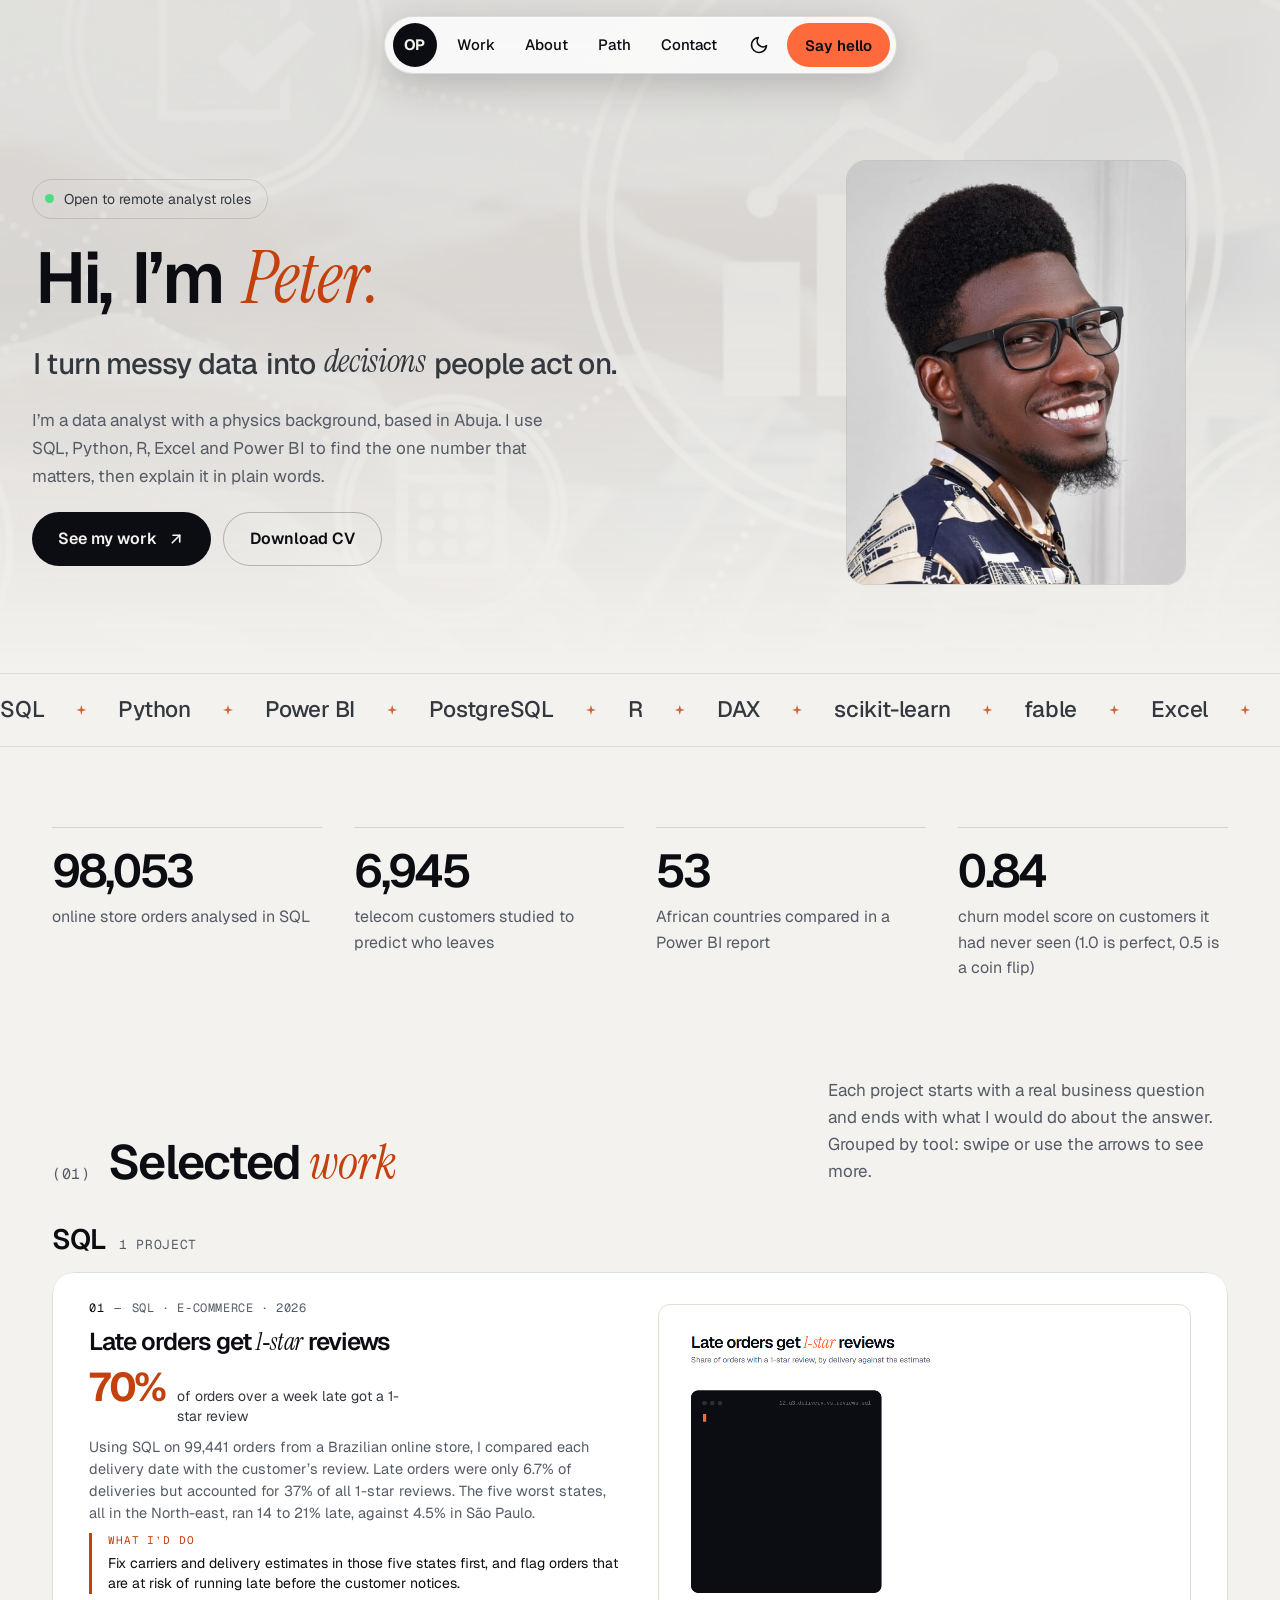
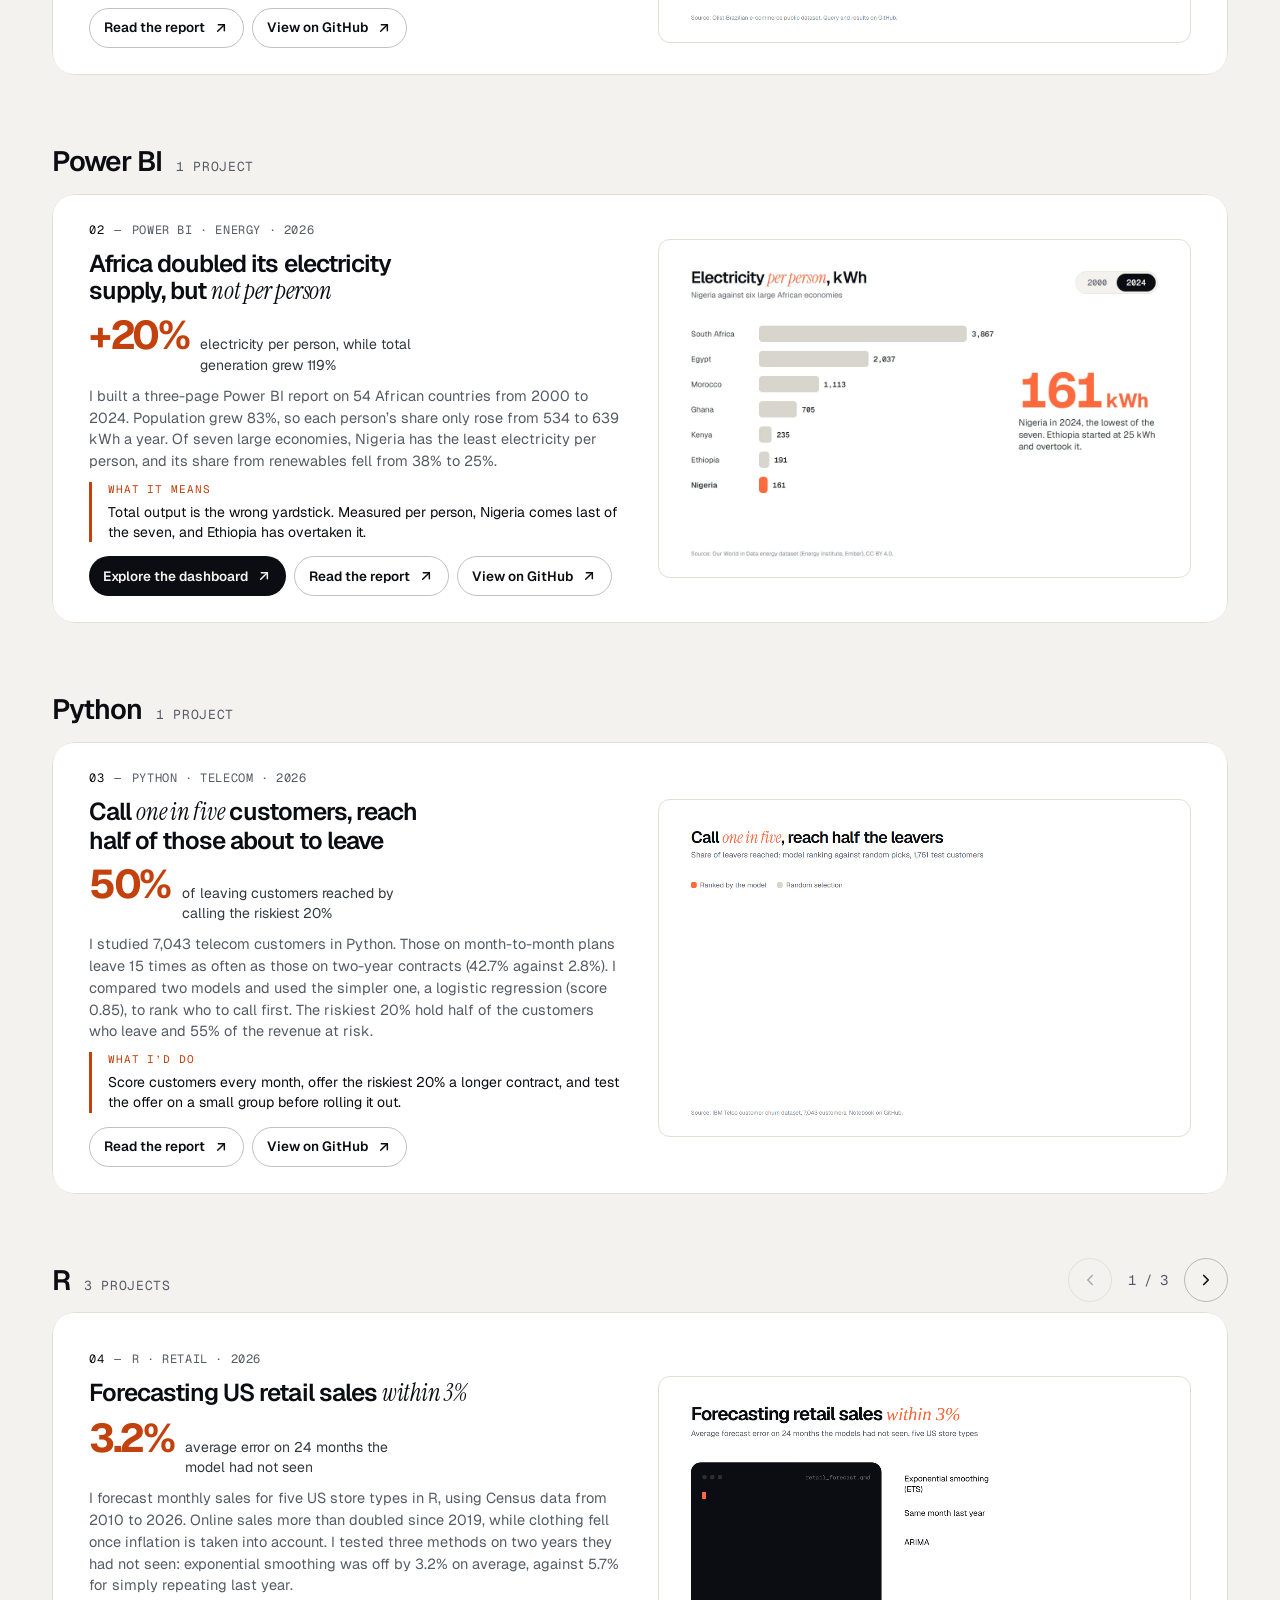
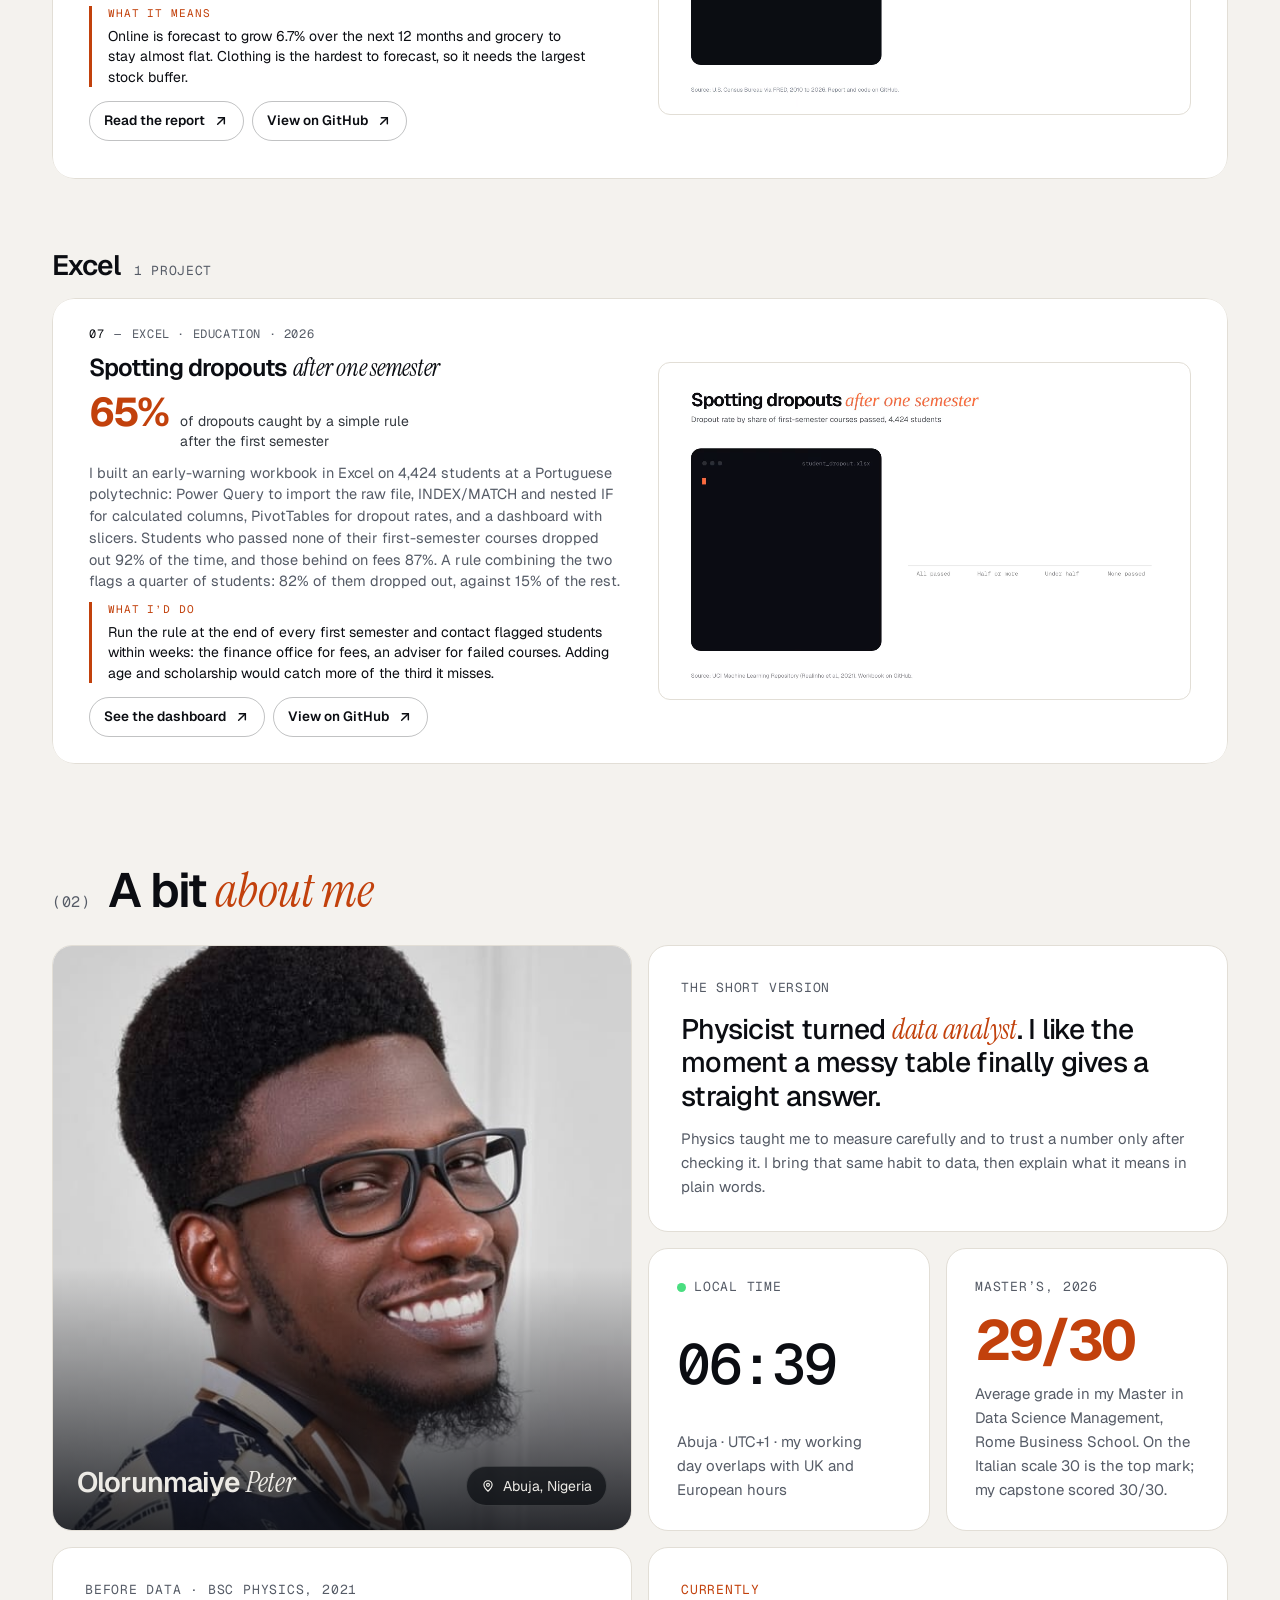
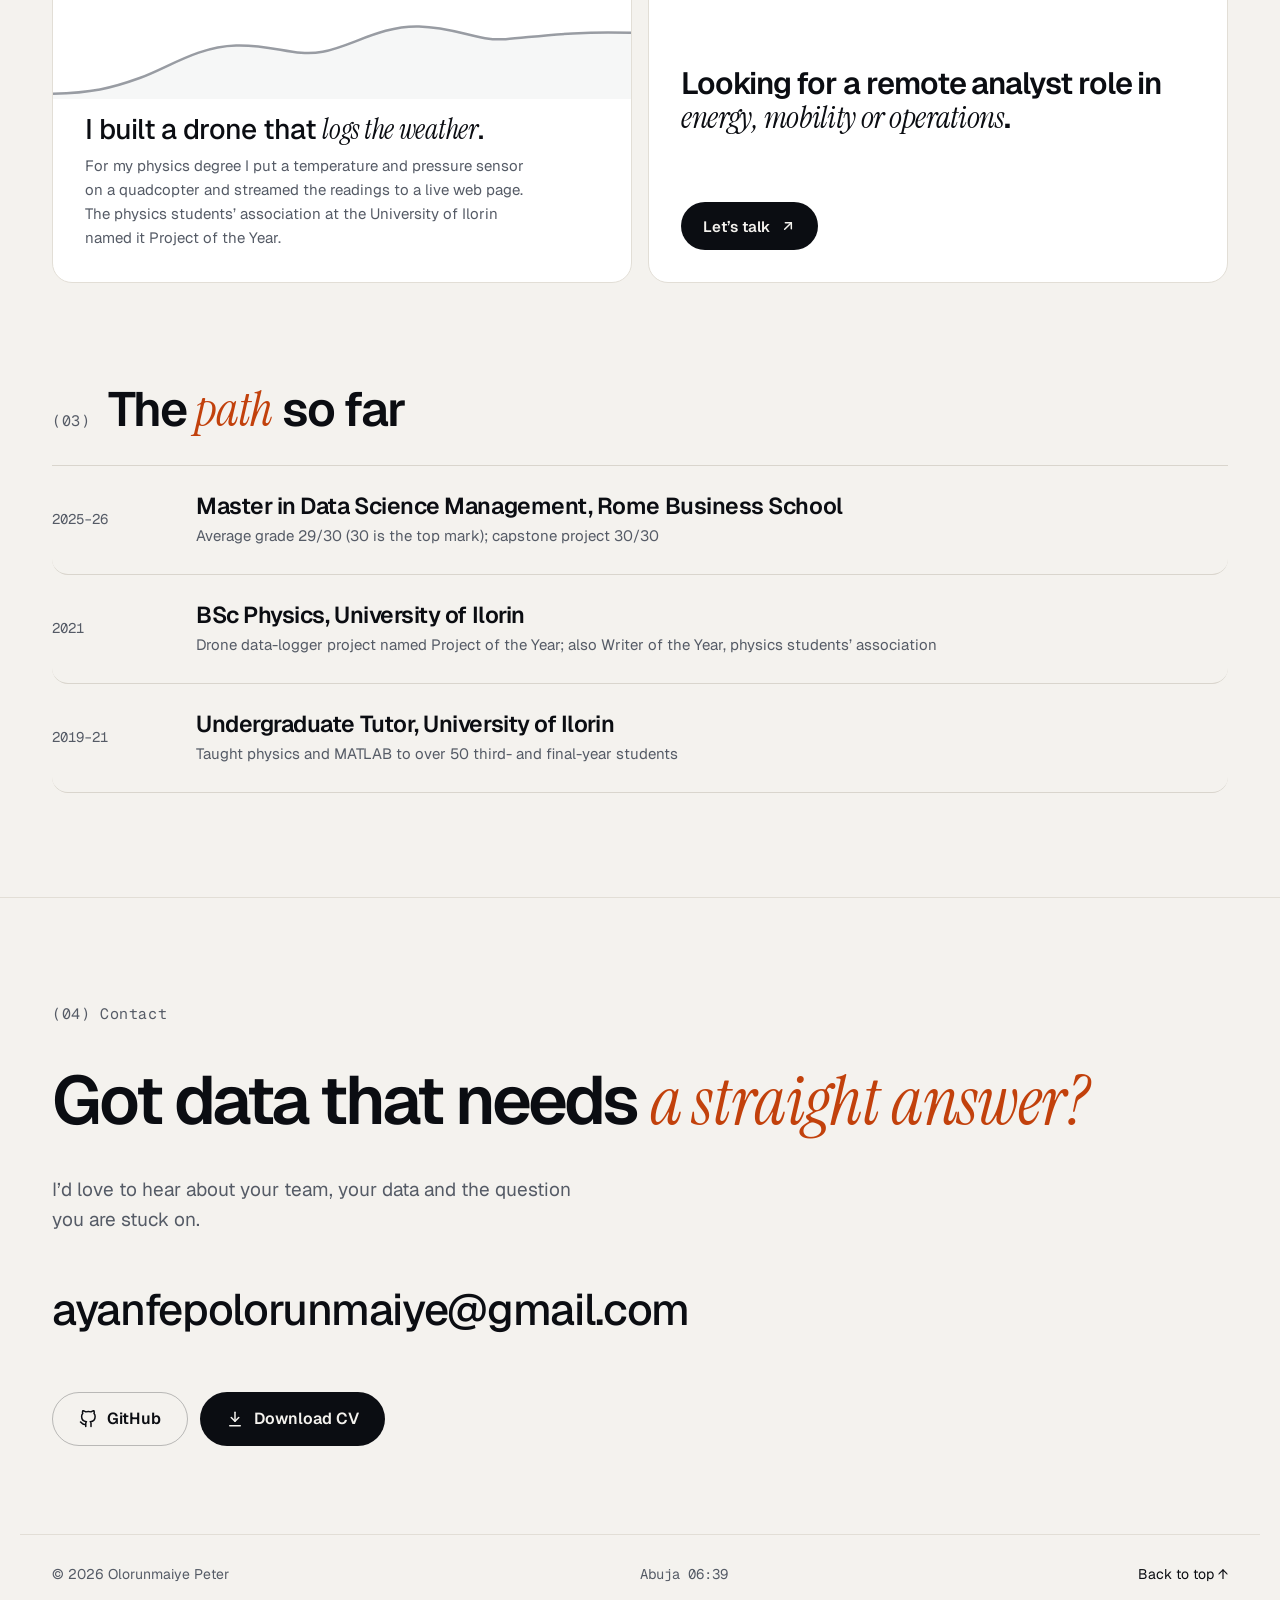
<file: index.html>
<!doctype html>
<html lang="en" data-theme="dark">
<head>
<meta charset="utf-8">
<meta name="viewport" content="width=device-width, initial-scale=1">
<title>Olorunmaiye Peter | Data Analyst</title>
<meta name="description" content="Hi, I’m Peter, a data analyst in Abuja. I use SQL, Python, R, Excel and Power BI to turn messy data into decisions people act on. Open to remote analyst roles.">
<meta name="theme-color" content="#0B0D12">
<meta property="og:type" content="website">
<meta property="og:title" content="Olorunmaiye Peter | Data Analyst">
<meta property="og:description" content="I turn messy data into decisions people act on. SQL, Python, R, Excel and Power BI projects in e-commerce, energy, telecom, retail, aviation, food prices and education.">
<meta property="og:url" content="https://ayanfedara.github.io/">
<meta property="og:image" content="https://ayanfedara.github.io/images/og-image.png">
<meta property="og:image:width" content="1200">
<meta property="og:image:height" content="630">
<meta property="og:image:alt" content="Olorunmaiye Peter, data analyst: I turn messy data into decisions people act on.">
<meta name="twitter:card" content="summary_large_image">
<link rel="icon" href="favicon.svg" type="image/svg+xml">
<script>
(function () {
  var d = document.documentElement, t = null;
  try { t = localStorage.getItem('theme'); } catch (e) {}
  if (t !== 'light' && t !== 'dark') {
    t = (window.matchMedia && window.matchMedia('(prefers-color-scheme: light)').matches) ? 'light' : 'dark';
  }
  d.setAttribute('data-theme', t);
  try {
    if (sessionStorage.getItem('introSeen')) { d.classList.add('no-intro'); }
    else { sessionStorage.setItem('introSeen', '1'); }
  } catch (e) {}
  d.classList.add('js');
})();
</script>
<link rel="preconnect" href="https://fonts.googleapis.com">
<link rel="preconnect" href="https://fonts.gstatic.com" crossorigin>
<link rel="stylesheet" href="https://fonts.googleapis.com/css2?family=Geist:wght@300..800&family=Geist+Mono:wght@400;500&family=Instrument+Serif:ital@0;1&display=swap">
<link rel="stylesheet" href="css/styles.css">
</head>
<body>

<a class="skip" href="#work">Skip to content</a>

<header class="nav-wrap">
  <nav class="nav" aria-label="Main">
    <a href="#top" class="nav-logo" aria-label="Back to top">OP</a>
    <div class="nav-links">
      <a href="#work">Work</a>
      <a href="#about">About</a>
      <a href="#path">Path</a>
      <a href="#contact">Contact</a>
    </div>
    <button type="button" class="icon-btn theme-toggle" data-theme-toggle aria-label="Switch to light mode">
      <svg class="i-sun" width="20" height="20" viewBox="0 0 24 24" fill="none" stroke="currentColor" stroke-width="2" stroke-linecap="round" stroke-linejoin="round" aria-hidden="true"><circle cx="12" cy="12" r="4"></circle><path d="M12 2v2M12 20v2M4.9 4.9l1.4 1.4M17.7 17.7l1.4 1.4M2 12h2M20 12h2M4.9 19.1l1.4-1.4M17.7 6.3l1.4-1.4"></path></svg>
      <svg class="i-moon" width="20" height="20" viewBox="0 0 24 24" fill="none" stroke="currentColor" stroke-width="2" stroke-linecap="round" stroke-linejoin="round" aria-hidden="true"><path d="M21 12.8A9 9 0 1 1 11.2 3a7 7 0 0 0 9.8 9.8z"></path></svg>
    </button>
    <button type="button" class="icon-btn menu-btn" aria-label="Open menu" aria-expanded="false" aria-controls="mobile-menu">
      <svg width="20" height="20" viewBox="0 0 24 24" fill="none" stroke="currentColor" stroke-width="2" stroke-linecap="round" aria-hidden="true"><path d="M4 7h16M4 12h16M4 17h16"></path></svg>
    </button>
    <a href="mailto:ayanfepolorunmaiye@gmail.com" class="btn btn-accent nav-cta">Say hello</a>
  </nav>
  <div class="mobile-menu" id="mobile-menu" hidden>
    <a href="#work">Work</a>
    <a href="#about">About</a>
    <a href="#path">Path</a>
    <a href="#contact">Contact</a>
  </div>
</header>

<main>

<section id="top" class="hero">
  <div class="hero-inner split">
    <div class="hero-copy">
      <p class="status fade" style="--delay: .1s"><span class="dot dot-live"></span>Open to remote analyst roles</p>
      <h1 class="hero-title">
        <span class="w"><span style="--delay: .15s">Hi,</span></span>
        <span class="w"><span style="--delay: .25s">I’m</span></span>
        <span class="w"><span class="serif accent-text" style="--delay: .35s">Peter.</span></span>
      </h1>
      <p class="hero-sub">
        <span class="w"><span style="--delay: .5s">I turn messy data</span></span>
        <span class="w"><span style="--delay: .58s">into</span></span>
        <span class="w"><span class="serif" style="--delay: .66s">decisions</span></span>
        <span class="w"><span style="--delay: .74s">people act on.</span></span>
      </p>
      <p class="hero-lede fade" style="--delay: .9s">I’m a data analyst with a physics background, based in Abuja. I use SQL, Python, R, Excel and Power BI to find the one number that matters, then explain it in plain words.</p>
      <div class="btn-row fade" style="--delay: 1.05s">
        <a href="#work" class="btn btn-solid">See my work <svg class="arr" width="18" height="18" viewBox="0 0 24 24" fill="none" stroke="currentColor" stroke-width="2.2" stroke-linecap="round" stroke-linejoin="round" aria-hidden="true"><path d="M7 17L17 7"></path><path d="M8 7h9v9"></path></svg></a>
        <a href="cv.pdf" download="Olorunmaiye-Peter-CV.pdf" class="btn btn-outline">Download CV</a>
      </div>
    </div>

    <div class="portrait-wrap fade" style="--delay: .4s">
      <div class="portrait">
        <img src="images/peter.jpeg" alt="Olorunmaiye Peter smiling, wearing glasses and a navy patterned shirt" width="560" height="1280">
      </div>
    </div>
  </div>
</section>

<section class="marquees" aria-label="Tools">
  <div class="marquee band-calm">
    <div class="track">
      <ul class="marquee-list big">
        <li>SQL</li><li class="star" aria-hidden="true"></li>
        <li>Python</li><li class="star" aria-hidden="true"></li>
        <li>Power BI</li><li class="star" aria-hidden="true"></li>
        <li>PostgreSQL</li><li class="star" aria-hidden="true"></li>
        <li>R</li><li class="star" aria-hidden="true"></li>
        <li>DAX</li><li class="star" aria-hidden="true"></li>
        <li>scikit-learn</li><li class="star" aria-hidden="true"></li>
        <li>fable</li><li class="star" aria-hidden="true"></li>
        <li>Excel</li><li class="star" aria-hidden="true"></li>
      </ul>
    </div>
  </div>
</section>

<section class="stats wrap" aria-label="By the numbers">
  <div class="stat reveal"><span class="stat-num" data-count="99441">99,441</span><span class="stat-label">online store orders analysed in SQL</span></div>
  <div class="stat reveal"><span class="stat-num" data-count="7043">7,043</span><span class="stat-label">telecom customers studied to predict who leaves</span></div>
  <div class="stat reveal"><span class="stat-num" data-count="54">54</span><span class="stat-label">African countries compared in a Power BI report</span></div>
  <div class="stat reveal"><span class="stat-num accent-text" data-count="0.85" data-decimals="2">0.85</span><span class="stat-label">churn model score on customers it had never seen (1.0 is perfect, 0.5 is a coin flip)</span></div>
</section>

<section id="work" class="section wrap">
  <div class="section-head reveal">
    <h2 class="section-title"><span class="idx">(01)</span><span>Selected <span class="serif accent-text">work</span></span></h2>
    <p class="section-note">Each project starts with a real business question and ends with what I would do about the answer. Grouped by tool: swipe or use the arrows to see more.</p>
  </div>

  <!--
    Projects are grouped by tool. Each group slides left and right when it has more than one project.
    To add a project: copy one <article class="card ..."> block into the right group's <div class="rail">.
    The counter and arrows update by themselves. For a new tool (for example Excel), copy a whole
    <div class="tool-group"> block, change the tool name, and keep the order SQL, Power BI, Python, R, Excel.
  -->
  <div class="tool-groups">
    <div class="tool-group">
      <div class="tool-head">
        <h3 class="tool-name">SQL <span class="tool-count">1 project</span></h3>
        <div class="rail-nav">
          <button type="button" class="rail-btn" data-dir="-1" aria-label="Previous SQL project"><svg width="18" height="18" viewBox="0 0 24 24" fill="none" stroke="currentColor" stroke-width="2.2" stroke-linecap="round" stroke-linejoin="round" aria-hidden="true"><path d="M15 18l-6-6 6-6"></path></svg></button>
          <span class="rail-pos" aria-live="polite">1 / 1</span>
          <button type="button" class="rail-btn" data-dir="1" aria-label="Next SQL project"><svg width="18" height="18" viewBox="0 0 24 24" fill="none" stroke="currentColor" stroke-width="2.2" stroke-linecap="round" stroke-linejoin="round" aria-hidden="true"><path d="M9 18l6-6-6-6"></path></svg></button>
        </div>
      </div>
      <div class="rail" tabindex="0" aria-label="SQL projects">
      <article class="card card-1">
        <div class="card-text">
          <p class="meta"><span class="meta-n">01</span><span aria-hidden="true">—</span><span>SQL · E-commerce · 2026</span></p>
          <h3 class="card-title">Late orders get <span class="serif">1&#8209;star</span> reviews</h3>
          <div class="big-stat"><span class="big-num">70%</span><span class="big-label">of orders over a week late got a 1-star review</span></div>
          <p class="card-body">Using SQL on 99,441 orders from a Brazilian online store, I compared each delivery date with the customer’s review. Late orders were only 6.7% of deliveries but accounted for 37% of all 1-star reviews. The five worst states, all in the North-east, ran 14 to 21% late, against 4.5% in São Paulo.</p>
          <p class="takeaway"><span>What I’d do</span>Fix carriers and delivery estimates in those five states first, and flag orders that are at risk of running late before the customer notices.</p>
          <div class="card-links">
            <a href="reports/olist.html" class="btn btn-outline btn-sm">Read the report <svg class="arr" width="16" height="16" viewBox="0 0 24 24" fill="none" stroke="currentColor" stroke-width="2.2" stroke-linecap="round" stroke-linejoin="round" aria-hidden="true"><path d="M7 17L17 7"></path><path d="M8 7h9v9"></path></svg></a>
            <a href="https://github.com/AyanfeDara/olist-sales-analysis" class="btn btn-outline btn-sm">View on GitHub <svg class="arr" width="16" height="16" viewBox="0 0 24 24" fill="none" stroke="currentColor" stroke-width="2.2" stroke-linecap="round" stroke-linejoin="round" aria-hidden="true"><path d="M7 17L17 7"></path><path d="M8 7h9v9"></path></svg></a>
          </div>
        </div>
        <figure class="shot" style="--tilt: -2deg">
          <video class="loop" muted loop playsinline preload="none" width="1280" height="800" poster="media/olist_poster.webp" aria-label="Animation: a SQL query result, then bars showing the share of 1-star reviews rising from 6.4% for orders over a week early to 69.7% for orders over a week late">
            <source src="media/olist.mp4" type="video/mp4"><source src="media/olist.webm" type="video/webm">
          </video>
        </figure>
      </article>
      </div>
    </div>
    <div class="tool-group">
      <div class="tool-head">
        <h3 class="tool-name">Power BI <span class="tool-count">1 project</span></h3>
        <div class="rail-nav">
          <button type="button" class="rail-btn" data-dir="-1" aria-label="Previous Power BI project"><svg width="18" height="18" viewBox="0 0 24 24" fill="none" stroke="currentColor" stroke-width="2.2" stroke-linecap="round" stroke-linejoin="round" aria-hidden="true"><path d="M15 18l-6-6 6-6"></path></svg></button>
          <span class="rail-pos" aria-live="polite">1 / 1</span>
          <button type="button" class="rail-btn" data-dir="1" aria-label="Next Power BI project"><svg width="18" height="18" viewBox="0 0 24 24" fill="none" stroke="currentColor" stroke-width="2.2" stroke-linecap="round" stroke-linejoin="round" aria-hidden="true"><path d="M9 18l6-6-6-6"></path></svg></button>
        </div>
      </div>
      <div class="rail" tabindex="0" aria-label="Power BI projects">
      <article class="card card-2">
        <div class="card-text">
          <p class="meta"><span class="meta-n">02</span><span aria-hidden="true">—</span><span>Power BI · Energy · 2026</span></p>
          <h3 class="card-title">Africa doubled its electricity supply, but <span class="serif">not per person</span></h3>
          <div class="big-stat"><span class="big-num">+20%</span><span class="big-label">electricity per person, while total generation grew 119%</span></div>
          <p class="card-body">I built a three-page Power BI report on 54 African countries from 2000 to 2024. Population grew 83%, so each person’s share only rose from 534 to 639 kWh a year. Of seven large economies, Nigeria has the least electricity per person, and its share from renewables fell from 38% to 25%.</p>
          <p class="takeaway"><span>What it means</span>Total output is the wrong yardstick. Measured per person, Nigeria comes last of the seven, and Ethiopia has overtaken it.</p>
          <div class="card-links">
            <a href="dashboards/africa-electricity.html" class="btn btn-solid btn-sm">Explore the dashboard <svg class="arr" width="16" height="16" viewBox="0 0 24 24" fill="none" stroke="currentColor" stroke-width="2.2" stroke-linecap="round" stroke-linejoin="round" aria-hidden="true"><path d="M7 17L17 7"></path><path d="M8 7h9v9"></path></svg></a>
            <a href="reports/africa.html" class="btn btn-outline btn-sm">Read the report <svg class="arr" width="16" height="16" viewBox="0 0 24 24" fill="none" stroke="currentColor" stroke-width="2.2" stroke-linecap="round" stroke-linejoin="round" aria-hidden="true"><path d="M7 17L17 7"></path><path d="M8 7h9v9"></path></svg></a>
            <a href="https://github.com/AyanfeDara/africa-electricity-dashboard" class="btn btn-outline btn-sm">View on GitHub <svg class="arr" width="16" height="16" viewBox="0 0 24 24" fill="none" stroke="currentColor" stroke-width="2.2" stroke-linecap="round" stroke-linejoin="round" aria-hidden="true"><path d="M7 17L17 7"></path><path d="M8 7h9v9"></path></svg></a>
          </div>
        </div>
        <figure class="shot" style="--tilt: 2deg">
          <video class="loop" muted loop playsinline preload="none" width="1280" height="800" poster="media/energy_poster.webp" aria-label="Animation: electricity per person in seven African countries changes from 2000 to 2024. Nigeria rises from 117 to 161 kWh, the lowest of the seven, and Ethiopia overtakes it">
            <source src="media/energy.mp4" type="video/mp4"><source src="media/energy.webm" type="video/webm">
          </video>
        </figure>
      </article>
      </div>
    </div>
    <div class="tool-group">
      <div class="tool-head">
        <h3 class="tool-name">Python <span class="tool-count">1 project</span></h3>
        <div class="rail-nav">
          <button type="button" class="rail-btn" data-dir="-1" aria-label="Previous Python project"><svg width="18" height="18" viewBox="0 0 24 24" fill="none" stroke="currentColor" stroke-width="2.2" stroke-linecap="round" stroke-linejoin="round" aria-hidden="true"><path d="M15 18l-6-6 6-6"></path></svg></button>
          <span class="rail-pos" aria-live="polite">1 / 1</span>
          <button type="button" class="rail-btn" data-dir="1" aria-label="Next Python project"><svg width="18" height="18" viewBox="0 0 24 24" fill="none" stroke="currentColor" stroke-width="2.2" stroke-linecap="round" stroke-linejoin="round" aria-hidden="true"><path d="M9 18l6-6-6-6"></path></svg></button>
        </div>
      </div>
      <div class="rail" tabindex="0" aria-label="Python projects">
      <article class="card card-3">
        <div class="card-text">
          <p class="meta"><span class="meta-n">03</span><span aria-hidden="true">—</span><span>Python · Telecom · 2026</span></p>
          <h3 class="card-title">Call <span class="serif">one in five</span> customers, reach half of those about to leave</h3>
          <div class="big-stat"><span class="big-num">50%</span><span class="big-label">of leaving customers reached by calling the riskiest 20%</span></div>
          <p class="card-body">I studied 7,043 telecom customers in Python. Those on month-to-month plans leave 15 times as often as those on two-year contracts (42.7% against 2.8%). I compared two models and used the simpler one, a logistic regression (score 0.85), to rank who to call first. The riskiest 20% hold half of the customers who leave and 55% of the revenue at risk.</p>
          <p class="takeaway"><span>What I’d do</span>Score customers every month, offer the riskiest 20% a longer contract, and test the offer on a small group before rolling it out.</p>
          <div class="card-links">
            <a href="reports/churn.html" class="btn btn-outline btn-sm">Read the report <svg class="arr" width="16" height="16" viewBox="0 0 24 24" fill="none" stroke="currentColor" stroke-width="2.2" stroke-linecap="round" stroke-linejoin="round" aria-hidden="true"><path d="M7 17L17 7"></path><path d="M8 7h9v9"></path></svg></a>
            <a href="https://github.com/AyanfeDara/telco-churn-analysis" class="btn btn-outline btn-sm">View on GitHub <svg class="arr" width="16" height="16" viewBox="0 0 24 24" fill="none" stroke="currentColor" stroke-width="2.2" stroke-linecap="round" stroke-linejoin="round" aria-hidden="true"><path d="M7 17L17 7"></path><path d="M8 7h9v9"></path></svg></a>
          </div>
        </div>
        <figure class="shot" style="--tilt: -1.5deg">
          <video class="loop" muted loop playsinline preload="none" width="1280" height="800" poster="media/churn_poster.webp" aria-label="Animation: calling the top 10, 20 and 30% of customers ranked by the model reaches 28, 50 and 66% of leavers, against 10, 20 and 30% at random">
            <source src="media/churn.mp4" type="video/mp4"><source src="media/churn.webm" type="video/webm">
          </video>
        </figure>
      </article>
      </div>
    </div>
    <div class="tool-group">
      <div class="tool-head">
        <h3 class="tool-name">R <span class="tool-count">3 projects</span></h3>
        <div class="rail-nav">
          <button type="button" class="rail-btn" data-dir="-1" aria-label="Previous R project"><svg width="18" height="18" viewBox="0 0 24 24" fill="none" stroke="currentColor" stroke-width="2.2" stroke-linecap="round" stroke-linejoin="round" aria-hidden="true"><path d="M15 18l-6-6 6-6"></path></svg></button>
          <span class="rail-pos" aria-live="polite">1 / 3</span>
          <button type="button" class="rail-btn" data-dir="1" aria-label="Next R project"><svg width="18" height="18" viewBox="0 0 24 24" fill="none" stroke="currentColor" stroke-width="2.2" stroke-linecap="round" stroke-linejoin="round" aria-hidden="true"><path d="M9 18l6-6-6-6"></path></svg></button>
        </div>
      </div>
      <div class="rail" tabindex="0" aria-label="R projects">
      <article class="card card-4">
        <div class="card-text">
          <p class="meta"><span class="meta-n">04</span><span aria-hidden="true">—</span><span>R · Retail · 2026</span></p>
          <h3 class="card-title">Forecasting US retail sales <span class="serif">within 3%</span></h3>
          <div class="big-stat"><span class="big-num">3.2%</span><span class="big-label">average error on 24 months the model had not seen</span></div>
          <p class="card-body">I forecast monthly sales for five US store types in R, using Census data from 2010 to 2026. Online sales more than doubled since 2019, while clothing fell once inflation is taken into account. I tested three methods on two years they had not seen: exponential smoothing was off by 3.2% on average, against 5.7% for simply repeating last year.</p>
          <p class="takeaway"><span>What it means</span>Online is forecast to grow 6.7% over the next 12 months and grocery to stay almost flat. Clothing is the hardest to forecast, so it needs the largest stock buffer.</p>
          <div class="card-links">
            <a href="https://ayanfedara.github.io/us-retail-forecast/retail_forecast.html" class="btn btn-outline btn-sm">Read the report <svg class="arr" width="16" height="16" viewBox="0 0 24 24" fill="none" stroke="currentColor" stroke-width="2.2" stroke-linecap="round" stroke-linejoin="round" aria-hidden="true"><path d="M7 17L17 7"></path><path d="M8 7h9v9"></path></svg></a>
            <a href="https://github.com/AyanfeDara/us-retail-forecast" class="btn btn-outline btn-sm">View on GitHub <svg class="arr" width="16" height="16" viewBox="0 0 24 24" fill="none" stroke="currentColor" stroke-width="2.2" stroke-linecap="round" stroke-linejoin="round" aria-hidden="true"><path d="M7 17L17 7"></path><path d="M8 7h9v9"></path></svg></a>
          </div>
        </div>
        <figure class="shot" style="--tilt: 1.5deg">
          <video class="loop" muted loop playsinline preload="none" width="1280" height="800" poster="media/retail_poster.webp" aria-label="Animation: R code fits three forecasting methods, then bars show their average error on 24 unseen months: exponential smoothing 3.2%, same month last year 5.7%, ARIMA 8.1%">
            <source src="media/retail.mp4" type="video/mp4"><source src="media/retail.webm" type="video/webm">
          </video>
        </figure>
      </article>
      <article class="card card-5">
        <div class="card-text">
          <p class="meta"><span class="meta-n">05</span><span aria-hidden="true">—</span><span>R · Aviation · 2026</span></p>
          <h3 class="card-title">Evening flights leave late <span class="serif">three times as often</span></h3>
          <div class="big-stat"><span class="big-num">3×</span><span class="big-label">as likely to leave late after 6pm as before 9am</span></div>
          <p class="card-body">I joined 435,352 flights from New York’s three airports in 2023 to hourly weather at each airport, in R. Rain, poor visibility and strong wind each raised the late rate by 6 to 9 points, but only one flight in eight left in rain. A logistic regression showed time of day matters most: holding airline, airport and weather constant, 10% of flights would leave late if all left before 9am, against 32% after 6pm.</p>
          <p class="takeaway"><span>What I’d do</span>Build more slack into the evening timetable, where delays carried forward from earlier flights pile up, and plan for bad-weather days separately.</p>
          <div class="card-links">
            <a href="https://ayanfedara.github.io/nyc-flight-delays/flight_delays.html" class="btn btn-outline btn-sm">Read the report <svg class="arr" width="16" height="16" viewBox="0 0 24 24" fill="none" stroke="currentColor" stroke-width="2.2" stroke-linecap="round" stroke-linejoin="round" aria-hidden="true"><path d="M7 17L17 7"></path><path d="M8 7h9v9"></path></svg></a>
            <a href="https://github.com/AyanfeDara/nyc-flight-delays" class="btn btn-outline btn-sm">View on GitHub <svg class="arr" width="16" height="16" viewBox="0 0 24 24" fill="none" stroke="currentColor" stroke-width="2.2" stroke-linecap="round" stroke-linejoin="round" aria-hidden="true"><path d="M7 17L17 7"></path><path d="M8 7h9v9"></path></svg></a>
          </div>
        </div>
        <figure class="shot" style="--tilt: -1.5deg">
          <video class="loop" muted loop playsinline preload="none" width="1280" height="800" poster="media/flights_poster.webp" aria-label="Animation: R code fits a logistic regression, then bars show the share of NYC departures leaving 15 or more minutes late by scheduled hour, rising from 8.9% at 6:00 to 32.5% at 19:00">
            <source src="media/flights.mp4" type="video/mp4"><source src="media/flights.webm" type="video/webm">
          </video>
        </figure>
      </article>
      <article class="card card-6">
        <div class="card-text">
          <p class="meta"><span class="meta-n">06</span><span aria-hidden="true">—</span><span>R · Data cleaning · 2026</span></p>
          <h3 class="card-title">Food prices overshot the naira, <span class="serif">then fell back</span></h3>
          <div class="big-stat"><span class="big-num">3.9×</span><span class="big-label">staple food prices at the 2024 peak, against 3.5× for the dollar</span></div>
          <p class="card-body">I cleaned 88,391 World Food Programme market prices in R: 20 different pack sizes converted to a price per kg, a change in recording method checked for duplicates, the exchange rate derived from the data, and 152 implausible prices flagged. The clean data shows staple prices in North-East Nigeria rose faster than the naira fell after the 2023 float, then fell back: by January 2026 they cost less than half their early-2023 price in dollars.</p>
          <p class="takeaway"><span>What it means</span>For families earning in naira, staples still cost about twice what they did in early 2023; for aid agencies buying with dollars, food is now cheaper than before the float.</p>
          <div class="card-links">
            <a href="https://ayanfedara.github.io/nigeria-food-prices/food_prices.html" class="btn btn-outline btn-sm">Read the report <svg class="arr" width="16" height="16" viewBox="0 0 24 24" fill="none" stroke="currentColor" stroke-width="2.2" stroke-linecap="round" stroke-linejoin="round" aria-hidden="true"><path d="M7 17L17 7"></path><path d="M8 7h9v9"></path></svg></a>
            <a href="https://github.com/AyanfeDara/nigeria-food-prices" class="btn btn-outline btn-sm">View on GitHub <svg class="arr" width="16" height="16" viewBox="0 0 24 24" fill="none" stroke="currentColor" stroke-width="2.2" stroke-linecap="round" stroke-linejoin="round" aria-hidden="true"><path d="M7 17L17 7"></path><path d="M8 7h9v9"></path></svg></a>
          </div>
        </div>
        <figure class="shot" style="--tilt: 1.5deg">
          <video class="loop" muted loop playsinline preload="none" width="1280" height="800" poster="media/food_poster.webp" aria-label="Animation: R code converts pack sizes to a price per kg, then lines show the staple food price index rising to 394 in September 2024, above the naira per dollar index at 354, and falling to 144 by January 2026">
            <source src="media/food.mp4" type="video/mp4"><source src="media/food.webm" type="video/webm">
          </video>
        </figure>
      </article>
      </div>
    </div>
    <div class="tool-group">
      <div class="tool-head">
        <h3 class="tool-name">Excel <span class="tool-count">1 project</span></h3>
        <div class="rail-nav">
          <button type="button" class="rail-btn" data-dir="-1" aria-label="Previous Excel project"><svg width="18" height="18" viewBox="0 0 24 24" fill="none" stroke="currentColor" stroke-width="2.2" stroke-linecap="round" stroke-linejoin="round" aria-hidden="true"><path d="M15 18l-6-6 6-6"></path></svg></button>
          <span class="rail-pos" aria-live="polite">1 / 1</span>
          <button type="button" class="rail-btn" data-dir="1" aria-label="Next Excel project"><svg width="18" height="18" viewBox="0 0 24 24" fill="none" stroke="currentColor" stroke-width="2.2" stroke-linecap="round" stroke-linejoin="round" aria-hidden="true"><path d="M9 18l6-6-6-6"></path></svg></button>
        </div>
      </div>
      <div class="rail" tabindex="0" aria-label="Excel projects">
      <article class="card card-7">
        <div class="card-text">
          <p class="meta"><span class="meta-n">07</span><span aria-hidden="true">—</span><span>Excel · Education · 2026</span></p>
          <h3 class="card-title">Spotting dropouts <span class="serif">after one semester</span></h3>
          <div class="big-stat"><span class="big-num">65%</span><span class="big-label">of dropouts caught by a simple rule after the first semester</span></div>
          <p class="card-body">I built an early-warning workbook in Excel on 4,424 students at a Portuguese polytechnic: Power Query to import the raw file, INDEX/MATCH and nested IF for calculated columns, PivotTables for dropout rates, and a dashboard with slicers. Students who passed none of their first-semester courses dropped out 92% of the time, and those behind on fees 87%. A rule combining the two flags a quarter of students: 82% of them dropped out, against 15% of the rest.</p>
          <p class="takeaway"><span>What I’d do</span>Run the rule at the end of every first semester and contact flagged students within weeks: the finance office for fees, an adviser for failed courses. Adding age and scholarship would catch more of the third it misses.</p>
          <div class="card-links">
            <a href="https://github.com/AyanfeDara/student-dropout-excel/blob/main/student_dropout_dashboard.pdf" class="btn btn-outline btn-sm">See the dashboard <svg class="arr" width="16" height="16" viewBox="0 0 24 24" fill="none" stroke="currentColor" stroke-width="2.2" stroke-linecap="round" stroke-linejoin="round" aria-hidden="true"><path d="M7 17L17 7"></path><path d="M8 7h9v9"></path></svg></a>
            <a href="https://github.com/AyanfeDara/student-dropout-excel" class="btn btn-outline btn-sm">View on GitHub <svg class="arr" width="16" height="16" viewBox="0 0 24 24" fill="none" stroke="currentColor" stroke-width="2.2" stroke-linecap="round" stroke-linejoin="round" aria-hidden="true"><path d="M7 17L17 7"></path><path d="M8 7h9v9"></path></svg></a>
          </div>
        </div>
        <figure class="shot" style="--tilt: -1.5deg">
          <video class="loop" muted loop playsinline preload="none" width="1280" height="800" poster="media/dropout_poster.webp" aria-label="Animation: an Excel risk-flag formula, then bars show the dropout rate by share of first-semester courses passed, from 8.7% for students who passed all to 91.6% for those who passed none">
            <source src="media/dropout.mp4" type="video/mp4"><source src="media/dropout.webm" type="video/webm">
          </video>
        </figure>
      </article>
      </div>
    </div>
  </div>
</section>

<section id="about" class="section wrap">
  <h2 class="section-title reveal"><span class="idx">(02)</span><span>A bit <span class="serif accent-text">about me</span></span></h2>
  <div class="bento reveal">
    <div class="tile tile-photo">
      <img src="images/peter.jpeg" alt="" width="560" height="1280" loading="lazy">
      <div class="photo-fade"></div>
      <div class="photo-caption">
        <span class="photo-name">Olorunmaiye <span class="serif">Peter</span></span>
        <span class="pill-loc"><svg width="14" height="14" viewBox="0 0 24 24" fill="none" stroke="currentColor" stroke-width="2" stroke-linecap="round" stroke-linejoin="round" aria-hidden="true"><path d="M12 21s-7-6.2-7-11a7 7 0 0 1 14 0c0 4.8-7 11-7 11z"></path><circle cx="12" cy="10" r="2.5"></circle></svg>Abuja, Nigeria</span>
      </div>
    </div>

    <div class="tile tile-wide">
      <span class="label">The short version</span>
      <p class="tile-lead">Physicist turned <span class="serif accent-text">data analyst</span>. I like the moment a messy table finally gives a straight answer.</p>
      <p class="tile-body">Physics taught me to measure carefully and to trust a number only after checking it. I bring that same habit to data, then explain what it means in plain words.</p>
    </div>

    <div class="tile">
      <span class="label"><span class="dot dot-live"></span>Local time</span>
      <span class="tile-num mono" data-clock>--:--</span>
      <span class="tile-body">Abuja · UTC+1 · my working day overlaps with UK and European hours</span>
    </div>

    <div class="tile">
      <span class="label">Master’s, 2026</span>
      <span class="tile-num accent-text">29/30</span>
      <span class="tile-body">Average grade in my Master in Data Science Management, Rome Business School. On the Italian scale 30 is the top mark; my capstone scored 30/30.</span>
    </div>

    <div class="tile tile-wide tile-drone">
      <span class="label">Before data · BSc Physics, 2021</span>
      <svg class="drone-line" aria-hidden="true" viewBox="0 0 600 160" preserveAspectRatio="none">
        <path class="draw" d="M0,150 C40,148 60,140 90,120 S150,60 190,58 S250,80 280,70 S340,20 380,22 S440,50 470,46 S540,30 600,34" fill="none" stroke="currentColor" stroke-width="2.5" vector-effect="non-scaling-stroke"></path>
        <path d="M0,150 C40,148 60,140 90,120 S150,60 190,58 S250,80 280,70 S340,20 380,22 S440,50 470,46 S540,30 600,34 L600,160 L0,160 Z" fill="currentColor" opacity=".08"></path>
      </svg>
      <div class="drone-copy">
        <p class="tile-lead">I built a drone that <span class="serif">logs the weather</span>.</p>
        <p class="tile-body">For my physics degree I put a temperature and pressure sensor on a quadcopter and streamed the readings to a live web page. The physics students’ association at the University of Ilorin named it Project of the Year.</p>
      </div>
    </div>

    <div class="tile tile-wide tile-accent">
      <span class="label">Currently</span>
      <p class="tile-lead strong">Looking for a remote analyst role in <span class="serif">energy, mobility or operations</span>.</p>
      <a href="#contact" class="btn btn-dark btn-sm">Let’s talk <svg class="arr" width="16" height="16" viewBox="0 0 24 24" fill="none" stroke="currentColor" stroke-width="2.2" stroke-linecap="round" stroke-linejoin="round" aria-hidden="true"><path d="M7 17L17 7"></path><path d="M8 7h9v9"></path></svg></a>
    </div>
  </div>
</section>

<section id="path" class="section wrap">
  <h2 class="section-title reveal"><span class="idx">(03)</span><span>The <span class="serif accent-text">path</span> so far</span></h2>
  <ol class="path reveal">
    <li class="row"><span class="row-year">2025–26</span><span class="row-main"><strong>Master in Data Science Management, Rome Business School</strong><span>Average grade 29/30 (30 is the top mark); capstone project 30/30</span></span></li>
    <li class="row"><span class="row-year">2021</span><span class="row-main"><strong>BSc Physics, University of Ilorin</strong><span>Drone data-logger project named Project of the Year; also Writer of the Year, physics students’ association</span></span></li>
    <li class="row"><span class="row-year">2019–21</span><span class="row-main"><strong>Undergraduate Tutor, University of Ilorin</strong><span>Taught physics and MATLAB to over 50 third- and final-year students</span></span></li>
  </ol>
</section>

</main>

<footer id="contact" class="contact">
  <div class="wrap contact-inner">
    <span class="idx">(04) Contact</span>
    <h2 class="contact-title reveal">Got data that needs <span class="serif accent-text">a straight answer?</span></h2>
    <p class="contact-note">I’d love to hear about your team, your data and the question you are stuck on.</p>
    <a href="mailto:ayanfepolorunmaiye@gmail.com" class="ulink contact-email">ayanfepolorunmaiye@gmail.com</a>
    <div class="btn-row">
      <a href="https://github.com/AyanfeDara" class="btn btn-outline"><svg width="18" height="18" viewBox="0 0 24 24" fill="none" stroke="currentColor" stroke-width="2" stroke-linecap="round" stroke-linejoin="round" aria-hidden="true"><path d="M9 19c-5 1.5-5-2.5-7-3m14 6v-3.87a3.37 3.37 0 0 0-.94-2.61c3.14-.35 6.44-1.54 6.44-7A5.44 5.44 0 0 0 20 4.77 5.07 5.07 0 0 0 19.91 1S18.73.65 16 2.48a13.38 13.38 0 0 0-7 0C6.27.65 5.09 1 5.09 1A5.07 5.07 0 0 0 5 4.77a5.44 5.44 0 0 0-1.5 3.78c0 5.42 3.3 6.61 6.44 7A3.37 3.37 0 0 0 9 18.13V22"></path></svg>GitHub</a>
      <!-- LinkedIn button hidden until Peter's real profile URL is known. Replace [handle] and uncomment.
      <a href="https://www.linkedin.com/in/[handle]" class="btn btn-outline"><svg width="18" height="18" viewBox="0 0 24 24" fill="none" stroke="currentColor" stroke-width="2" stroke-linecap="round" stroke-linejoin="round" aria-hidden="true"><path d="M16 8a6 6 0 0 1 6 6v7h-4v-7a2 2 0 0 0-4 0v7h-4v-7a6 6 0 0 1 6-6z"></path><rect x="2" y="9" width="4" height="12"></rect><circle cx="4" cy="4" r="2"></circle></svg>LinkedIn</a>
      -->
      <a href="cv.pdf" download="Olorunmaiye-Peter-CV.pdf" class="btn btn-solid"><svg width="18" height="18" viewBox="0 0 24 24" fill="none" stroke="currentColor" stroke-width="2" stroke-linecap="round" stroke-linejoin="round" aria-hidden="true"><path d="M12 3v12"></path><path d="M7 10l5 5 5-5"></path><path d="M5 21h14"></path></svg>Download CV</a>
    </div>
  </div>
  <div class="wrap footer-bar">
    <span>© <span data-year>2026</span> Olorunmaiye Peter</span>
    <span class="mono">Abuja <span data-clock>--:--</span></span>
    <a href="#top" class="ulink">Back to top ↑</a>
  </div>
</footer>

<script src="js/main.js"></script>
</body>
</html>
</file>
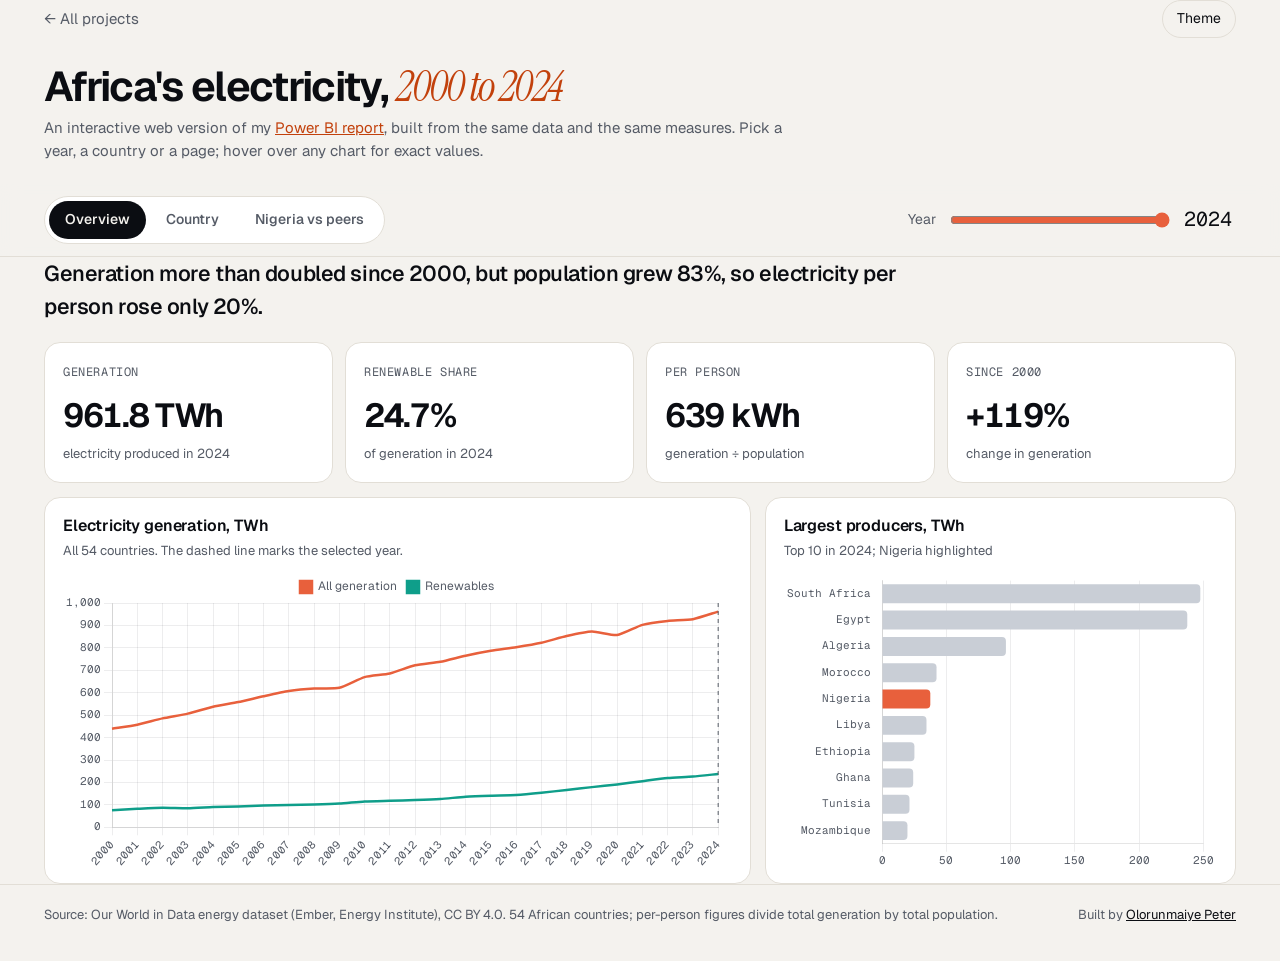
<file: dashboards/africa-electricity.html>
<!doctype html>
<html lang="en" data-theme="dark">
<head>
<meta charset="utf-8">
<meta name="viewport" content="width=device-width, initial-scale=1">
<title>Africa Electricity Dashboard | Olorunmaiye Peter</title>
<meta name="description" content="Interactive version of Olorunmaiye Peter's Power BI report on electricity in 54 African countries, 2000 to 2024.">
<link rel="icon" href="../favicon.svg" type="image/svg+xml">
<script>
(function () {
  var t = null; try { t = localStorage.getItem('theme'); } catch (e) {}
  if (t !== 'light' && t !== 'dark') t = (window.matchMedia && matchMedia('(prefers-color-scheme: light)').matches) ? 'light' : 'dark';
  document.documentElement.setAttribute('data-theme', t);
})();
</script>
<link rel="preconnect" href="https://fonts.googleapis.com">
<link rel="preconnect" href="https://fonts.gstatic.com" crossorigin>
<link rel="stylesheet" href="https://fonts.googleapis.com/css2?family=Geist:wght@300..800&family=Geist+Mono:wght@400;500&family=Instrument+Serif:ital@0;1&display=swap">
<style>
:root, :root[data-theme="dark"] {
  color-scheme: dark;
  --bg: #0B0D12; --surface: #12151C; --surface-2: #171B24; --line: #232836; --text: #EDEBE6; --muted: #A3A8B3;
  --accent: #FF6A3D; --accent-text: #FF7A50; --grid: rgba(237,235,230,.07); --bar: #3A4152;
  --fossil: #7C8496; --nuclear: #B79CFF; --hydro: #4C8DF6; --solar: #F5C24B; --wind: #3CC8B4; --other: #8BD46A;
}
:root[data-theme="light"] {
  color-scheme: light;
  --bg: #F4F2EE; --surface: #FFFFFF; --surface-2: #F8F6F2; --line: #E2DED6; --text: #0B0D12; --muted: #555B66;
  --accent: #E8603C; --accent-text: #C2410C; --grid: rgba(11,13,18,.07); --bar: #C9CED6;
  --fossil: #6B7280; --nuclear: #7C5CD6; --hydro: #2563EB; --solar: #D69E1A; --wind: #0F9E8A; --other: #4D9A2A;
}
* { box-sizing: border-box; }
body { margin: 0; background: var(--bg); color: var(--text); font: 16px/1.55 Geist, system-ui, sans-serif; -webkit-font-smoothing: antialiased; }
a { color: inherit; }
:focus-visible { outline: 3px solid var(--accent); outline-offset: 3px; border-radius: 8px; }
.wrap { max-width: 1240px; margin: 0 auto; padding: 0 24px; }
.mono { font-family: "Geist Mono", monospace; }
.serif { font-family: "Instrument Serif", serif; font-style: italic; font-weight: 400; color: var(--accent-text); }

header { padding: 22px 0 8px; }
.top { display: flex; justify-content: space-between; align-items: center; gap: 12px; font-size: 15px; }
.top a { text-decoration: none; color: var(--muted); }
.top a:hover { color: var(--text); }
.toggle { border: 1px solid var(--line); background: transparent; color: var(--text); border-radius: 999px; padding: 7px 14px; font: inherit; font-size: 14px; cursor: pointer; }
h1 { margin: 26px 0 6px; font-size: clamp(1.8rem, 3.6vw, 2.6rem); line-height: 1.08; letter-spacing: -.04em; font-weight: 650; }
.lede { margin: 0; color: var(--muted); max-width: 760px; font-size: 15px; }
.lede a { color: var(--accent-text); }

.controls { position: sticky; top: 0; z-index: 5; background: color-mix(in srgb, var(--bg) 92%, transparent); backdrop-filter: blur(10px); border-bottom: 1px solid var(--line); margin-top: 22px; }
.controls .wrap { display: flex; flex-wrap: wrap; align-items: center; justify-content: space-between; gap: 12px 24px; padding-top: 12px; padding-bottom: 12px; }
.tabs { display: flex; gap: 4px; background: var(--surface); border: 1px solid var(--line); border-radius: 999px; padding: 4px; }
.tab { border: 0; background: transparent; color: var(--muted); font: inherit; font-size: 14px; font-weight: 550; padding: 8px 16px; border-radius: 999px; cursor: pointer; white-space: nowrap; }
.tab[aria-selected="true"] { background: var(--text); color: var(--bg); }
.year { display: flex; align-items: center; gap: 12px; font-size: 14px; color: var(--muted); }
.year output { font-family: "Geist Mono", monospace; font-size: 20px; color: var(--text); min-width: 52px; }
input[type=range] { width: 220px; accent-color: var(--accent); }
select { font: inherit; font-size: 15px; color: var(--text); background: var(--surface); border: 1px solid var(--line); border-radius: 10px; padding: 8px 12px; }

main { padding: 24px 0 40px; }
.panel[hidden] { display: none; }
.finding { margin: 0 0 18px; font-size: clamp(1.1rem, 1.8vw, 1.35rem); font-weight: 550; letter-spacing: -.02em; max-width: 900px; }
.kpis { display: grid; grid-template-columns: repeat(4, minmax(0, 1fr)); gap: 12px; margin-bottom: 14px; }
.kpi { background: var(--surface); border: 1px solid var(--line); border-radius: 16px; padding: 16px 18px; }
.kpi .label { font-family: "Geist Mono", monospace; font-size: 12px; letter-spacing: .05em; text-transform: uppercase; color: var(--muted); }
.kpi .value { display: block; margin-top: 6px; font-size: clamp(1.6rem, 2.6vw, 2.2rem); font-weight: 650; letter-spacing: -.04em; font-variant-numeric: tabular-nums; }
.kpi .note { font-size: 13px; color: var(--muted); }
.grid { display: grid; grid-template-columns: minmax(0, 3fr) minmax(0, 2fr); gap: 14px; }
.grid.even { grid-template-columns: minmax(0, 1fr) minmax(0, 1fr); }
.card { background: var(--surface); border: 1px solid var(--line); border-radius: 16px; padding: 16px 18px 12px; min-width: 0; }
.card h2 { margin: 0 0 2px; font-size: 16px; font-weight: 600; letter-spacing: -.01em; }
.card .sub { margin: 0 0 10px; font-size: 13px; color: var(--muted); }
.chart { position: relative; height: 300px; }
.chart.tall { height: 360px; }
.row-select { display: flex; flex-wrap: wrap; align-items: center; gap: 10px; margin-bottom: 16px; font-size: 14px; color: var(--muted); }
.quick { display: flex; flex-wrap: wrap; gap: 6px; }
.quick button { border: 1px solid var(--line); background: transparent; color: var(--muted); border-radius: 999px; padding: 5px 12px; font: inherit; font-size: 13px; cursor: pointer; }
.quick button:hover { color: var(--text); border-color: var(--muted); }
table { width: 100%; border-collapse: collapse; font-size: 14px; font-variant-numeric: tabular-nums; }
th, td { text-align: right; padding: 9px 10px; border-bottom: 1px solid var(--line); white-space: nowrap; }
th:first-child, td:first-child { text-align: left; }
th { font-weight: 600; color: var(--muted); font-size: 12px; text-transform: uppercase; letter-spacing: .04em; font-family: "Geist Mono", monospace; }
tr.hl td { color: var(--accent-text); font-weight: 600; }
.table-wrap { overflow-x: auto; }
footer { border-top: 1px solid var(--line); padding: 20px 0 36px; font-size: 13px; color: var(--muted); }
footer .wrap { display: flex; flex-wrap: wrap; justify-content: space-between; gap: 10px; }
footer a { color: var(--text); }
@media (max-width: 900px) {
  .grid, .grid.even { grid-template-columns: minmax(0, 1fr); }
  .kpis { grid-template-columns: repeat(2, minmax(0, 1fr)); }
}
@media (max-width: 640px) {
  .wrap { padding: 0 16px; }
  .tabs { width: 100%; overflow-x: auto; }
  .tab { padding: 8px 12px; }
  .year { width: 100%; }
  input[type=range] { flex: 1; width: auto; }
  .chart { height: 260px; }
  .chart.tall { height: 300px; }
}
</style>
</head>
<body>
<header class="wrap">
  <div class="top">
    <a href="../#work">← All projects</a>
    <button class="toggle" type="button" id="theme">Theme</button>
  </div>
  <h1>Africa's electricity, <span class="serif">2000 to 2024</span></h1>
  <p class="lede">An interactive web version of my <a href="https://github.com/AyanfeDara/africa-electricity-dashboard">Power BI report</a>, built from the same data and the same measures. Pick a year, a country or a page; hover over any chart for exact values.</p>
</header>

<div class="controls">
  <div class="wrap">
    <div class="tabs" role="tablist" aria-label="Dashboard pages">
      <button class="tab" role="tab" id="t-overview" aria-controls="p-overview" aria-selected="true">Overview</button>
      <button class="tab" role="tab" id="t-country" aria-controls="p-country" aria-selected="false" tabindex="-1">Country</button>
      <button class="tab" role="tab" id="t-peers" aria-controls="p-peers" aria-selected="false" tabindex="-1">Nigeria vs peers</button>
    </div>
    <label class="year">Year <input type="range" id="year" min="2000" max="2024" step="1" value="2024" aria-describedby="yearOut"> <output id="yearOut">2024</output></label>
  </div>
</div>

<main class="wrap">
  <section class="panel" id="p-overview" role="tabpanel" aria-labelledby="t-overview">
    <p class="finding">Generation more than doubled since 2000, but population grew 83%, so electricity per person rose only 20%.</p>
    <div class="kpis" id="k-overview"></div>
    <div class="grid">
      <div class="card"><h2>Electricity generation, TWh</h2><p class="sub">All 54 countries. The dashed line marks the selected year.</p><div class="chart"><canvas id="c-trend" aria-label="Line chart of total and renewable electricity generation in Africa, 2000 to 2024"></canvas></div></div>
      <div class="card"><h2>Largest producers, TWh</h2><p class="sub" id="top-sub">Top 10 in 2024</p><div class="chart"><canvas id="c-top" aria-label="Bar chart of the ten African countries that generated the most electricity in the selected year"></canvas></div></div>
    </div>
  </section>

  <section class="panel" id="p-country" role="tabpanel" aria-labelledby="t-country" hidden>
    <div class="row-select">
      <label for="country">Country</label>
      <select id="country"></select>
      <div class="quick" aria-label="Quick picks">
        <button type="button" data-c="Kenya">Kenya</button>
        <button type="button" data-c="Ethiopia">Ethiopia</button>
        <button type="button" data-c="South Africa">South Africa</button>
        <button type="button" data-c="Nigeria">Nigeria</button>
      </div>
    </div>
    <p class="finding" id="country-finding"></p>
    <div class="kpis" id="k-country"></div>
    <div class="grid">
      <div class="card"><h2 id="mix-title">Generation by source, TWh</h2><p class="sub">Stacked: fossil fuels, nuclear and each renewable source</p><div class="chart tall"><canvas id="c-mix" aria-label="Stacked area chart of the selected country's electricity generation by source"></canvas></div></div>
      <div class="card"><h2>Renewable share</h2><p class="sub">Share of generation from renewables</p><div class="chart tall"><canvas id="c-share" aria-label="Line chart of the selected country's renewable share"></canvas></div></div>
    </div>
  </section>

  <section class="panel" id="p-peers" role="tabpanel" aria-labelledby="t-peers" hidden>
    <p class="finding">Nigeria has the least electricity per person of these seven economies, and Ethiopia, which started far lower, has overtaken it.</p>
    <div class="grid even">
      <div class="card"><h2>Electricity per person, kWh</h2><p class="sub" id="peer-sub">2024</p><div class="chart"><canvas id="c-peer-kwh" aria-label="Bar chart of electricity per person for seven African economies"></canvas></div></div>
      <div class="card"><h2>Renewable share</h2><p class="sub">2000 to 2024. Nigeria in orange; hover to see every country</p><div class="chart"><canvas id="c-peer-share" aria-label="Line chart of renewable share over time for seven African economies"></canvas></div></div>
    </div>
    <div class="card" style="margin-top:14px">
      <h2>Comparison table</h2><p class="sub" id="table-sub">2000 against 2024</p>
      <div class="table-wrap"><table id="peer-table"></table></div>
    </div>
  </section>
</main>

<footer>
  <div class="wrap">
    <span>Source: Our World in Data energy dataset (Ember, Energy Institute), CC BY 4.0. 54 African countries; per-person figures divide total generation by total population.</span>
    <span>Built by <a href="../">Olorunmaiye Peter</a></span>
  </div>
</footer>

<script src="africa-data.js"></script>
<script src="chart.umd.js"></script>
<script>
(function () {
  'use strict';
  var D = window.AFRICA, YEARS = D.years, C = D.countries;
  var byName = {}; C.forEach(function (c) { byName[c.name] = c; });
  var PEERS = ['Nigeria', 'Ghana', 'Kenya', 'Egypt', 'Morocco', 'South Africa', 'Ethiopia'];
  var reduceMotion = window.matchMedia && matchMedia('(prefers-reduced-motion: reduce)').matches;
  var state = { year: 2024, country: 'Nigeria', tab: 'overview' };
  var charts = {};

  /* ---------- measures (same as the Power BI DAX) ---------- */
  var yi = function (y) { return y - YEARS[0]; };
  var v = function (x) { return x == null ? 0 : x; };
  function total(field, y, list) { var i = yi(y), s = 0; (list || C).forEach(function (c) { s += v(c[field][i]); }); return s; }
  function share(list, y) { var g = total('gen', y, list); return g ? total('ren', y, list) / g : null; }
  function perPerson(list, y) { var p = total('pop', y, list); return p ? total('gen', y, list) * 1e9 / p : null; }
  function growth(list, y) { var a = total('gen', 2000, list); return a ? total('gen', y, list) / a - 1 : null; }

  var fmt = {
    twh: function (x) { return x == null ? '–' : x.toLocaleString('en-US', { maximumFractionDigits: 1, minimumFractionDigits: 1 }); },
    pct: function (x) { return x == null ? '–' : (100 * x).toFixed(1) + '%'; },
    signed: function (x) { return x == null ? '–' : (x >= 0 ? '+' : '') + Math.round(100 * x) + '%'; },
    kwh: function (x) { return x == null ? '–' : Math.round(x).toLocaleString('en-US'); }
  };
  var css = function (name) { return getComputedStyle(document.documentElement).getPropertyValue(name).trim(); };

  function kpis(el, list, y) {
    el.innerHTML = [
      ['Generation', fmt.twh(total('gen', y, list)) + ' TWh', 'electricity produced in ' + y],
      ['Renewable share', fmt.pct(share(list, y)), 'of generation in ' + y],
      ['Per person', fmt.kwh(perPerson(list, y)) + ' kWh', 'generation ÷ population'],
      ['Since 2000', y === 2000 ? '–' : fmt.signed(growth(list, y)), 'change in generation']
    ].map(function (k) { return '<div class="kpi"><span class="label">' + k[0] + '</span><span class="value">' + k[1] + '</span><span class="note">' + k[2] + '</span></div>'; }).join('');
  }

  /* ---------- chart helpers ---------- */
  function base(extra) {
    var grid = css('--grid'), muted = css('--muted');
    var o = {
      responsive: true, maintainAspectRatio: false, animation: reduceMotion ? false : { duration: 450 },
      interaction: { mode: 'index', intersect: false },
      plugins: {
        legend: { labels: { color: muted, boxWidth: 12, boxHeight: 12, font: { family: 'Geist, system-ui, sans-serif', size: 12 } } },
        tooltip: { titleFont: { family: 'Geist, system-ui, sans-serif' }, bodyFont: { family: 'Geist, system-ui, sans-serif' } }
      },
      scales: {
        x: { grid: { color: grid }, ticks: { color: muted, font: { family: "'Geist Mono', ui-monospace, monospace", size: 11 } } },
        y: { grid: { color: grid }, ticks: { color: muted, font: { family: "'Geist Mono', ui-monospace, monospace", size: 11 } }, beginAtZero: true }
      }
    };
    return Object.assign(o, extra || {});
  }
  // vertical dashed line at the selected year
  var yearLine = {
    id: 'yearLine',
    afterDatasetsDraw: function (chart) {
      if (!YEARLINE[chart.canvas.id]) return;
      var x = chart.scales.x.getPixelForValue(String(state.year));
      var a = chart.chartArea, ctx = chart.ctx;
      ctx.save(); ctx.strokeStyle = css('--muted'); ctx.setLineDash([4, 4]); ctx.lineWidth = 1;
      ctx.beginPath(); ctx.moveTo(x, a.top); ctx.lineTo(x, a.bottom); ctx.stroke(); ctx.restore();
    }
  };
  var YEARLINE = { 'c-trend': 1, 'c-mix': 1, 'c-share': 1, 'c-peer-share': 1 };
  Chart.register(yearLine);
  function make(id, cfg) { if (charts[id]) charts[id].destroy(); charts[id] = new Chart(document.getElementById(id), cfg); }
  var labels = YEARS.map(String);

  /* ---------- page 1: overview ---------- */
  function drawOverview() {
    var y = state.year;
    kpis(document.getElementById('k-overview'), C, y);
    var o = base(); o.plugins.yearLine = true;
    o.plugins.tooltip.callbacks = { label: function (c) { return c.dataset.label + ': ' + fmt.twh(c.parsed.y) + ' TWh'; } };
    make('c-trend', { type: 'line', options: o, data: { labels: labels, datasets: [
      { label: 'All generation', data: YEARS.map(function (yy) { return total('gen', yy); }), borderColor: css('--accent'), backgroundColor: css('--accent'), pointRadius: 0, borderWidth: 2.5, tension: .2 },
      { label: 'Renewables', data: YEARS.map(function (yy) { return total('ren', yy); }), borderColor: css('--wind'), backgroundColor: css('--wind'), pointRadius: 0, borderWidth: 2.5, tension: .2 }
    ] } });
    var top = C.map(function (c) { return { n: c.name, g: v(c.gen[yi(y)]) }; }).sort(function (a, b) { return b.g - a.g; }).slice(0, 10);
    document.getElementById('top-sub').textContent = 'Top 10 in ' + y + '; Nigeria highlighted';
    var ob = base({ indexAxis: 'y' }); ob.plugins.legend = { display: false };
    ob.interaction = { mode: 'nearest', axis: 'y', intersect: false };
    ob.scales.y.grid = { display: false };
    ob.plugins.tooltip.callbacks = { label: function (c) { return fmt.twh(c.parsed.x) + ' TWh'; } };
    make('c-top', { type: 'bar', options: ob, data: { labels: top.map(function (t) { return t.n; }), datasets: [
      { data: top.map(function (t) { return t.g; }), backgroundColor: top.map(function (t) { return t.n === 'Nigeria' ? css('--accent') : css('--bar'); }), borderRadius: 4, maxBarThickness: 22 }
    ] } });
  }

  /* ---------- page 2: country profile ---------- */
  var SOURCES = [['fos', 'Fossil fuels', '--fossil'], ['nuc', 'Nuclear', '--nuclear'], ['hyd', 'Hydro', '--hydro'], ['sol', 'Solar', '--solar'], ['win', 'Wind', '--wind'], ['oth', 'Geothermal and other renewables', '--other']];
  function drawCountry() {
    var c = byName[state.country], y = state.year, list = [c];
    kpis(document.getElementById('k-country'), list, y);
    var s0 = share(list, 2000), s1 = share(list, 2024), main = null, best = 0;
    SOURCES.forEach(function (s) { var x = v(c[s[0]][yi(2024)]); if (x > best) { best = x; main = s[1].toLowerCase(); } });
    document.getElementById('country-finding').textContent = state.country + ': ' + fmt.kwh(perPerson(list, 2024)) + ' kWh per person in 2024; the renewable share went from ' + fmt.pct(s0) + ' in 2000 to ' + fmt.pct(s1) + ' in 2024. Its largest source in 2024 was ' + main + '.';
    document.getElementById('mix-title').textContent = state.country + ': generation by source, TWh';
    var om = base(); om.plugins.yearLine = true; om.scales.y.stacked = true;
    om.plugins.tooltip.callbacks = { label: function (k) { return k.dataset.label + ': ' + fmt.twh(k.parsed.y) + ' TWh'; } };
    make('c-mix', { type: 'line', options: om, data: { labels: labels, datasets: SOURCES.map(function (s) {
      var col = css(s[2]);
      return { label: s[1], data: c[s[0]].map(v), fill: true, backgroundColor: col + 'CC', borderColor: col, borderWidth: 1, pointRadius: 0, tension: .2 };
    }) } });
    var os = base(); os.plugins.yearLine = true; os.plugins.legend = { display: false }; os.scales.y.max = 100;
    os.scales.y.ticks.callback = function (t) { return t + '%'; };
    os.plugins.tooltip.callbacks = { label: function (k) { return 'Renewable share: ' + k.parsed.y.toFixed(1) + '%'; } };
    make('c-share', { type: 'line', options: os, data: { labels: labels, datasets: [
      { data: YEARS.map(function (yy) { var x = share(list, yy); return x == null ? null : 100 * x; }), borderColor: css('--wind'), backgroundColor: css('--wind'), pointRadius: 0, borderWidth: 2.5, tension: .2, spanGaps: true }
    ] } });
  }

  /* ---------- page 3: Nigeria and its peers ---------- */
  function drawPeers() {
    var y = state.year;
    var rows = PEERS.map(function (n) { return { n: n, k: perPerson([byName[n]], y) }; }).sort(function (a, b) { return b.k - a.k; });
    document.getElementById('peer-sub').textContent = y + ', sorted high to low';
    var ok = base({ indexAxis: 'y' }); ok.plugins.legend = { display: false }; ok.scales.y.grid = { display: false };
    ok.interaction = { mode: 'nearest', axis: 'y', intersect: false };
    ok.plugins.tooltip.callbacks = { label: function (k) { return fmt.kwh(k.parsed.x) + ' kWh per person'; } };
    make('c-peer-kwh', { type: 'bar', options: ok, data: { labels: rows.map(function (r) { return r.n; }), datasets: [
      { data: rows.map(function (r) { return r.k; }), backgroundColor: rows.map(function (r) { return r.n === 'Nigeria' ? css('--accent') : css('--bar'); }), borderRadius: 4, maxBarThickness: 26 }
    ] } });
    var op = base(); op.plugins.yearLine = true; op.scales.y.max = 100;
    op.scales.y.ticks.callback = function (t) { return t + '%'; };
    op.plugins.tooltip.callbacks = { label: function (k) { return k.dataset.label + ': ' + k.parsed.y.toFixed(1) + '%'; } };
    op.plugins.tooltip.itemSort = function (a, b) { return b.parsed.y - a.parsed.y; };
    op.plugins.legend = { display: false };
    make('c-peer-share', { type: 'line', options: op, data: { labels: labels, datasets: PEERS.map(function (n) {
      var ng = n === 'Nigeria';
      return { label: n, data: YEARS.map(function (yy) { var x = share([byName[n]], yy); return x == null ? null : 100 * x; }),
        borderColor: ng ? css('--accent') : css('--bar'), backgroundColor: ng ? css('--accent') : css('--bar'),
        borderWidth: ng ? 3 : 1.5, pointRadius: 0, tension: .2, order: ng ? 0 : 1 };
    }) } });
    document.getElementById('table-sub').textContent = '2000 against ' + y;
    var head = '<thead><tr><th>Country</th><th>Generation 2000, TWh</th><th>Generation ' + y + ', TWh</th><th>Change</th><th>Per person ' + y + ', kWh</th><th>Renewable share ' + y + '</th></tr></thead>';
    var body = PEERS.slice().sort(function (a, b) { return perPerson([byName[b]], y) - perPerson([byName[a]], y); }).map(function (n) {
      var l = [byName[n]];
      return '<tr' + (n === 'Nigeria' ? ' class="hl"' : '') + '><td>' + n + '</td><td>' + fmt.twh(total('gen', 2000, l)) + '</td><td>' + fmt.twh(total('gen', y, l)) + '</td><td>' + (y === 2000 ? '–' : fmt.signed(growth(l, y))) + '</td><td>' + fmt.kwh(perPerson(l, y)) + '</td><td>' + fmt.pct(share(l, y)) + '</td></tr>';
    }).join('');
    document.getElementById('peer-table').innerHTML = head + '<tbody>' + body + '</tbody>';
  }

  var draw = { overview: drawOverview, country: drawCountry, peers: drawPeers };
  function render() { draw[state.tab](); }

  /* ---------- controls ---------- */
  var sel = document.getElementById('country');
  sel.innerHTML = C.map(function (c) { return '<option>' + c.name + '</option>'; }).join('');
  sel.value = state.country;
  sel.addEventListener('change', function () { state.country = sel.value; drawCountry(); });
  document.querySelectorAll('.quick button').forEach(function (b) {
    b.addEventListener('click', function () { state.country = b.getAttribute('data-c'); sel.value = state.country; drawCountry(); });
  });
  var range = document.getElementById('year'), out = document.getElementById('yearOut');
  range.addEventListener('input', function () { state.year = +range.value; out.textContent = range.value; render(); });

  var tabs = [].slice.call(document.querySelectorAll('.tab'));
  function show(name) {
    state.tab = name;
    tabs.forEach(function (t) {
      var on = t.id === 't-' + name;
      t.setAttribute('aria-selected', on); t.tabIndex = on ? 0 : -1;
      document.getElementById(t.getAttribute('aria-controls')).hidden = !on;
    });
    try { history.replaceState(null, '', '#' + name); } catch (e) {}
    render();
  }
  tabs.forEach(function (t, i) {
    t.addEventListener('click', function () { show(t.id.slice(2)); });
    t.addEventListener('keydown', function (e) {
      var j = e.key === 'ArrowRight' ? i + 1 : e.key === 'ArrowLeft' ? i - 1 : null;
      if (j == null) return; j = (j + tabs.length) % tabs.length; tabs[j].focus(); show(tabs[j].id.slice(2));
    });
  });

  document.getElementById('theme').addEventListener('click', function () {
    var r = document.documentElement, n = r.getAttribute('data-theme') === 'dark' ? 'light' : 'dark';
    r.setAttribute('data-theme', n); try { localStorage.setItem('theme', n); } catch (e) {}
    render();
  });

  Chart.defaults.font.family = 'Geist, system-ui, sans-serif';
  var start = (location.hash || '').slice(1);
  show(draw[start] ? start : 'overview');
  if (document.fonts && document.fonts.ready) document.fonts.ready.then(render);
})();
</script>
</body>
</html>
</file>
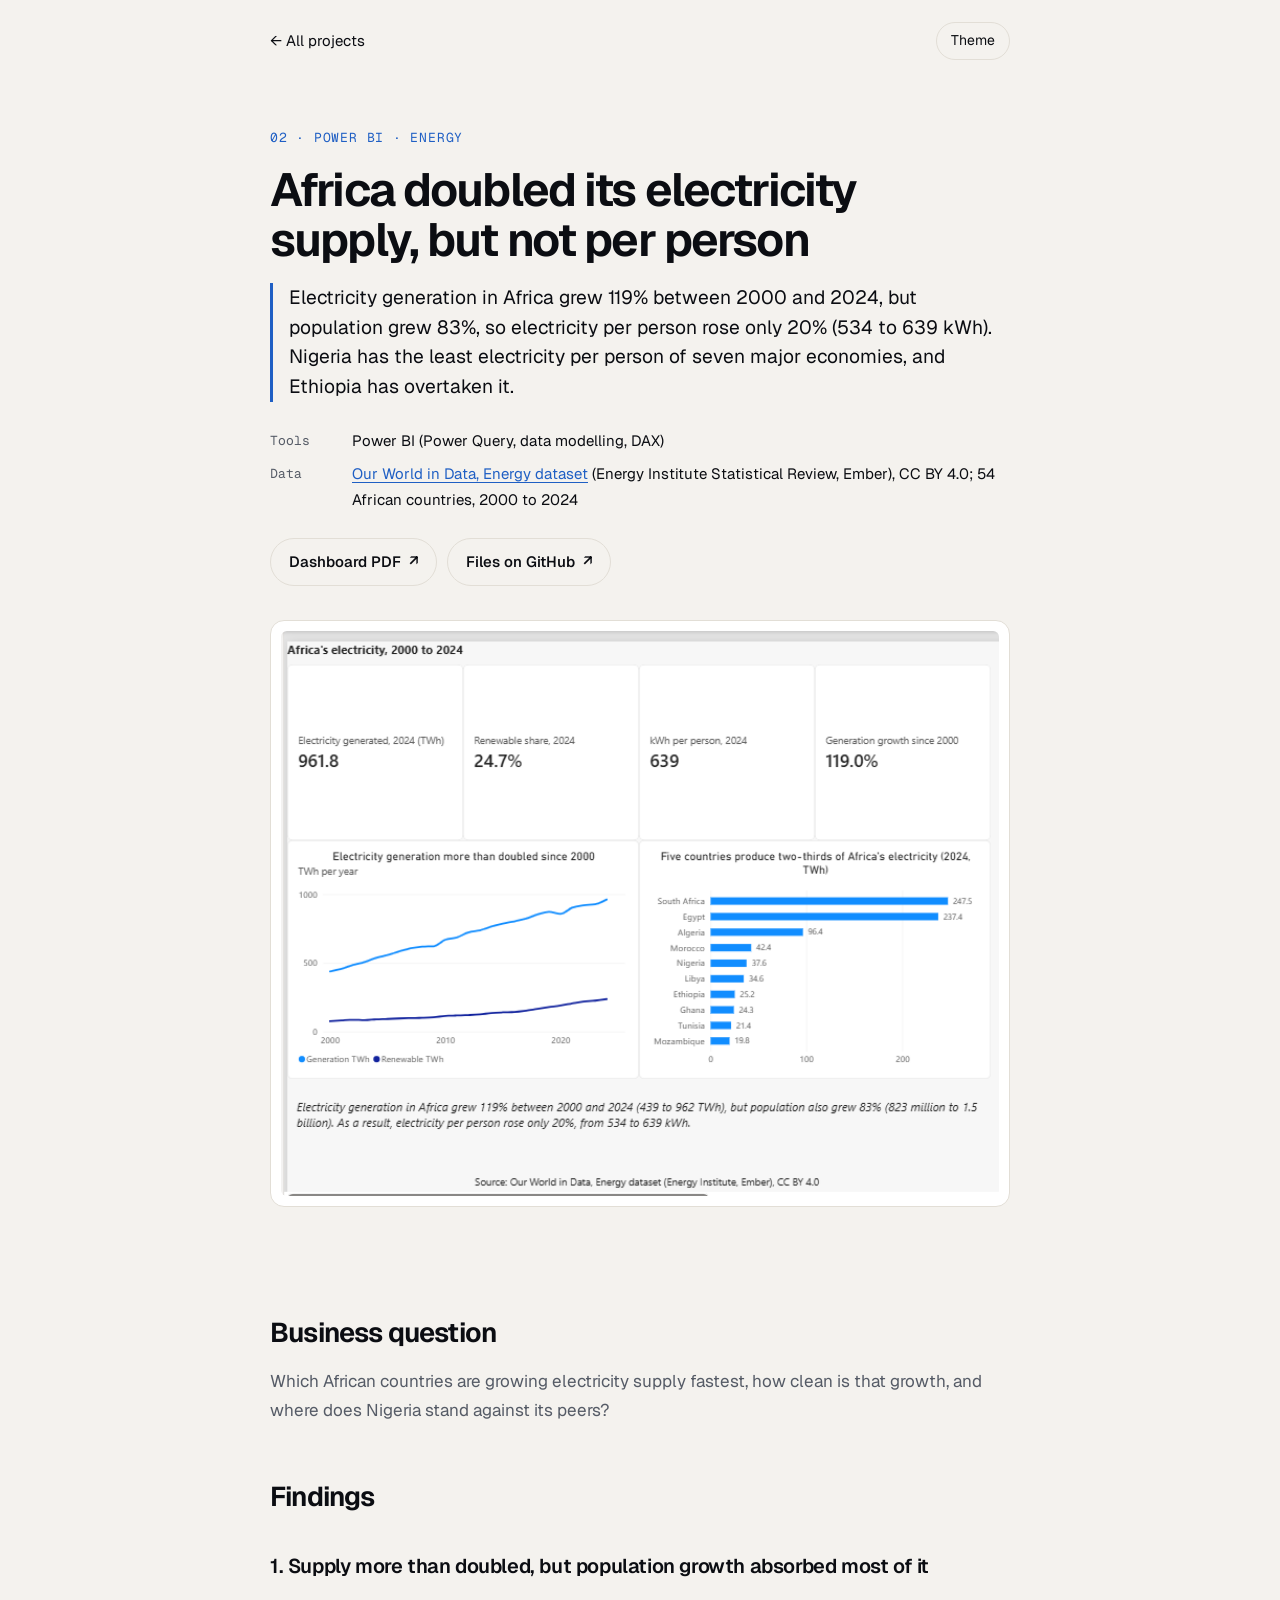
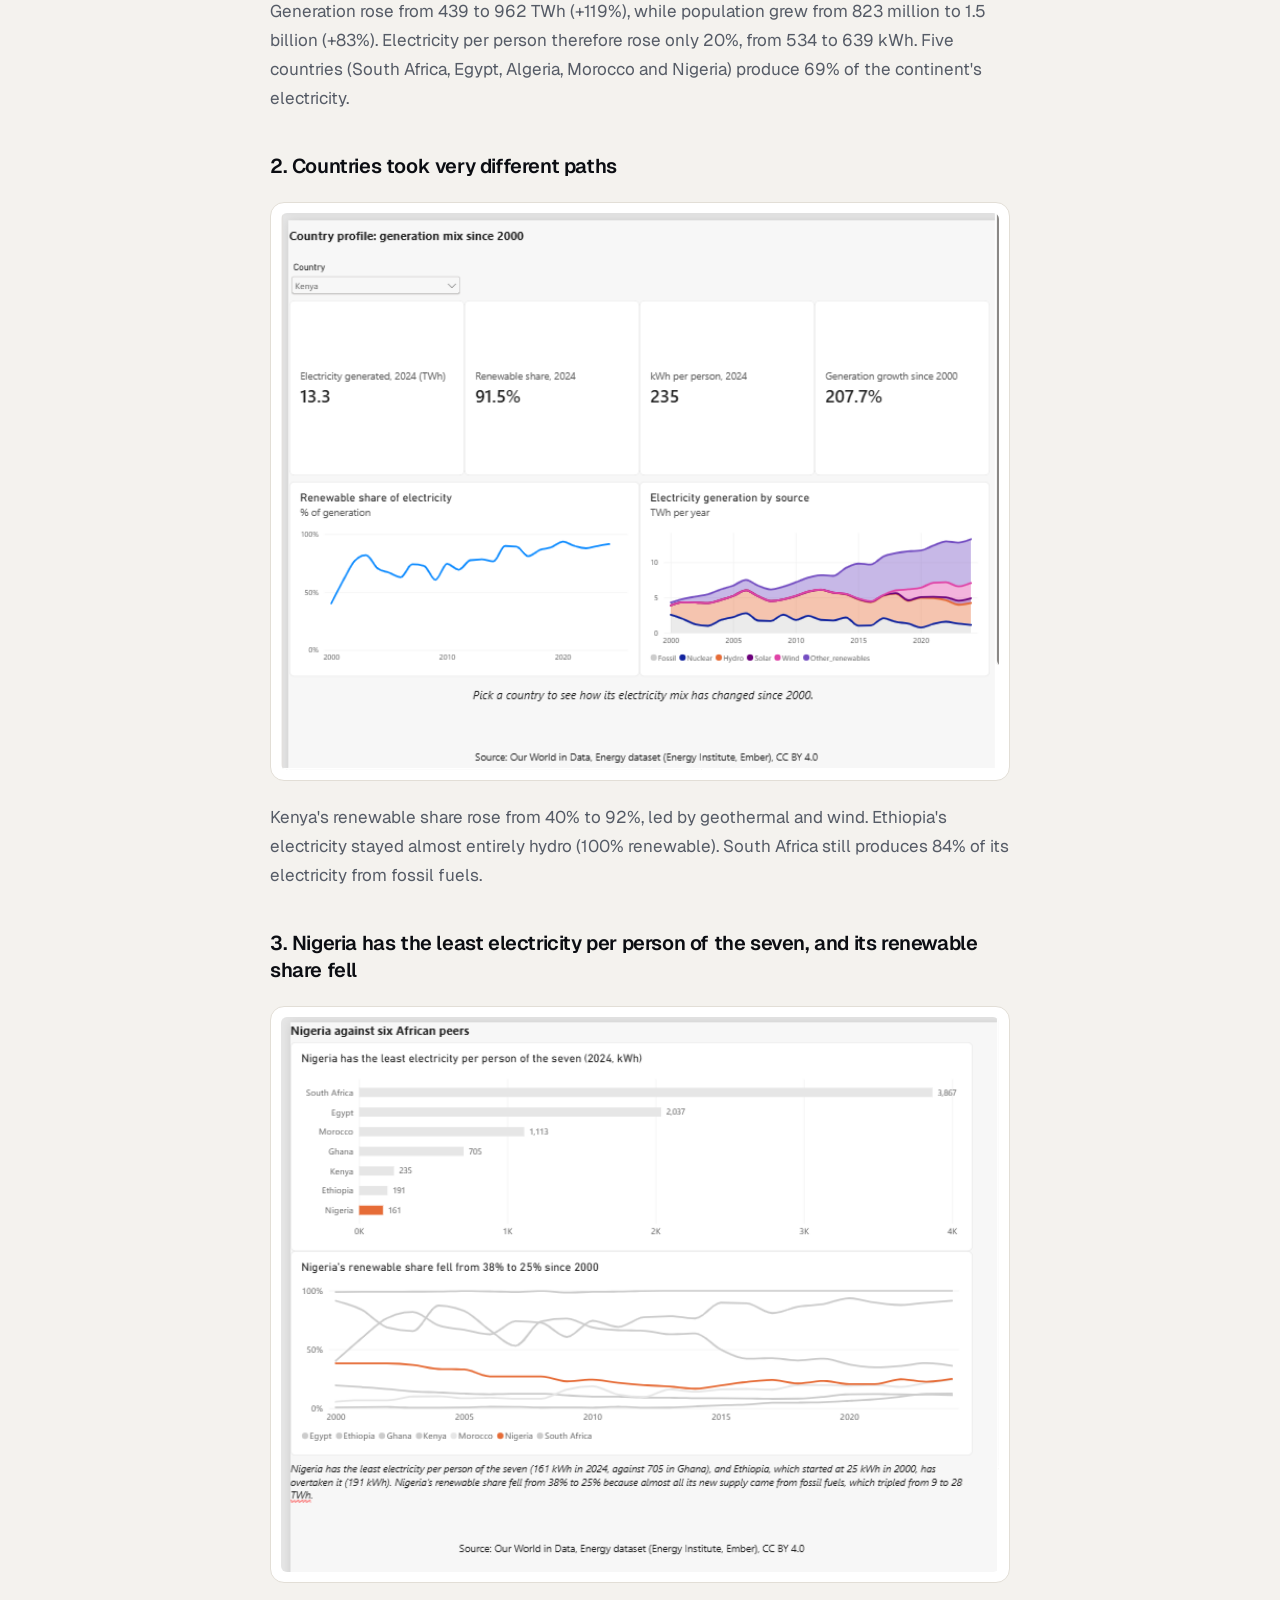
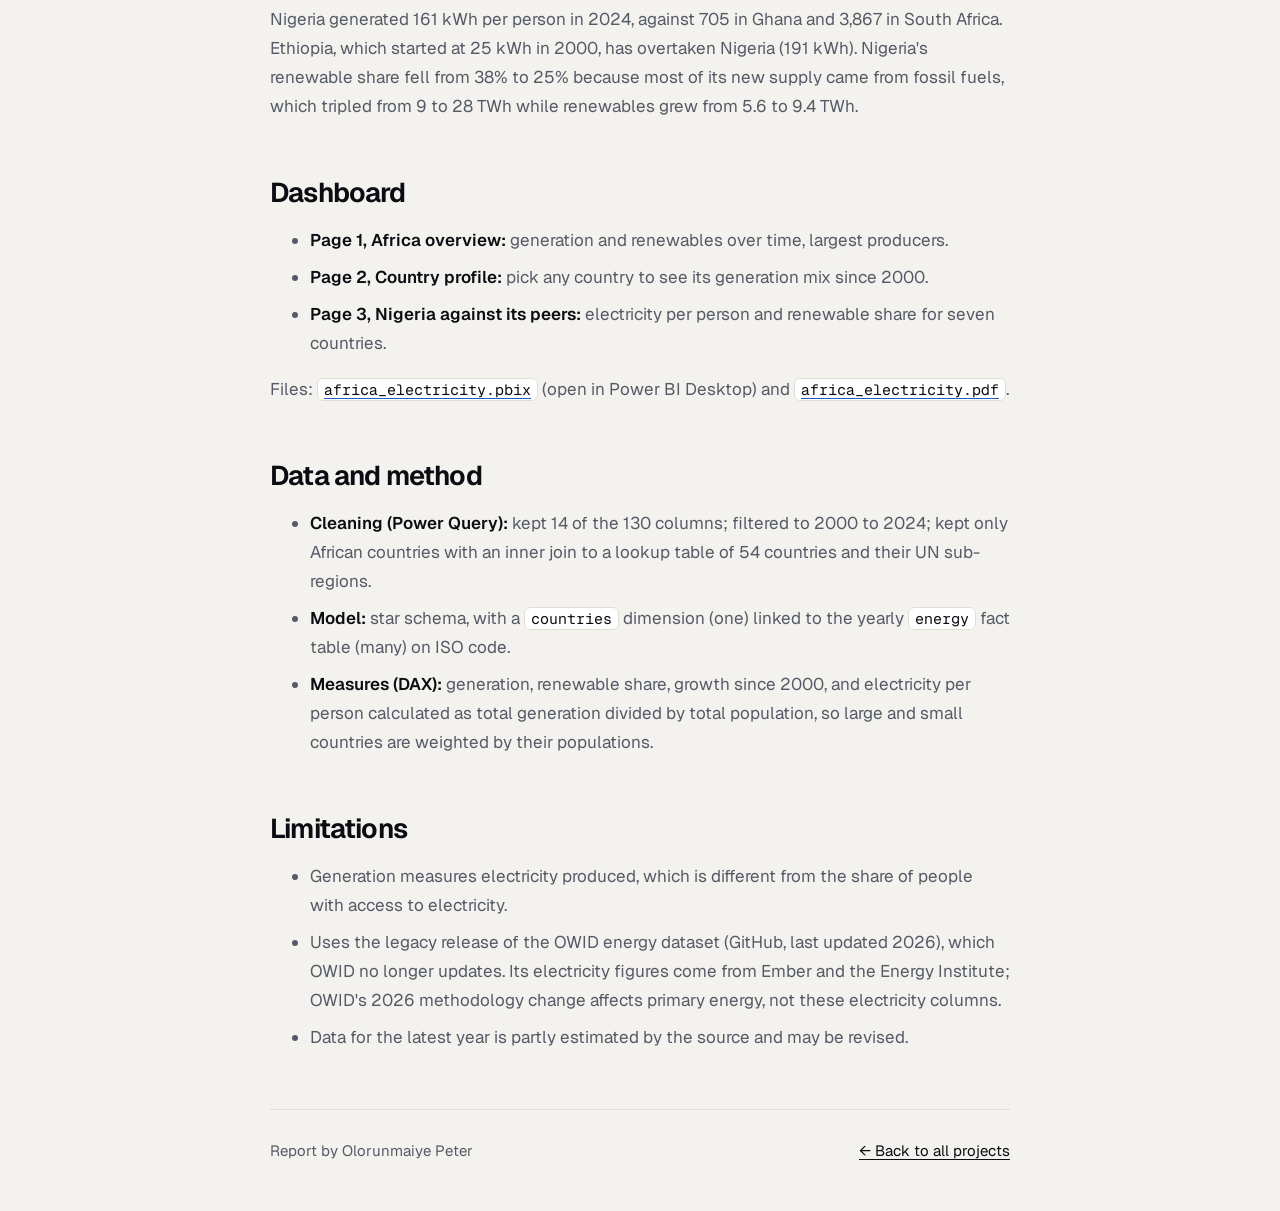
<file: reports/africa.html>
<!doctype html>
<html lang="en">
<head>
<meta charset="utf-8">
<meta name="viewport" content="width=device-width, initial-scale=1">
<title>Africa doubled its electricity supply, but not per person | Olorunmaiye Peter</title>
<meta name="description" content="Africa doubled its electricity supply, but not per person. A data analysis report by Olorunmaiye Peter.">
<link rel="icon" href="../favicon.svg" type="image/svg+xml">
<script>
(function () {
  var t = null; try { t = localStorage.getItem('theme'); } catch (e) {}
  if (t !== 'light' && t !== 'dark') t = (window.matchMedia && matchMedia('(prefers-color-scheme: light)').matches) ? 'light' : 'dark';
  document.documentElement.setAttribute('data-theme', t);
})();
</script>
<link rel="preconnect" href="https://fonts.googleapis.com">
<link rel="preconnect" href="https://fonts.gstatic.com" crossorigin>
<link rel="stylesheet" href="https://fonts.googleapis.com/css2?family=Geist:wght@300..800&family=Geist+Mono:wght@400;500&family=Instrument+Serif:ital@0;1&display=swap">
<style>
:root, :root[data-theme="dark"] {
  color-scheme: dark; --bg: #0B0D12; --surface: #12151C; --line: #222733; --text: #EDEBE6; --muted: #A3A8B3;
  --accent: #FF6A3D; --blue: #6EA8FF; --violet: #B79CFF; --green: #4ADE9A; --code-bg: #0F1218;
}
:root[data-theme="light"] {
  color-scheme: light; --bg: #F4F2EE; --surface: #FFFFFF; --line: #E2DED6; --text: #0B0D12; --muted: #555B66;
  --accent: #C2410C; --blue: #1F5FC4; --violet: #6A3FD0; --green: #15803D; --code-bg: #0F1218;
}
* { box-sizing: border-box; }
body { margin: 0; background: var(--bg); color: var(--text); font: 17px/1.7 Geist, system-ui, sans-serif; -webkit-font-smoothing: antialiased; }
.tint { --tint: var(--blue); }
a { color: var(--tint); text-underline-offset: 3px; }
.wrap { max-width: 780px; margin: 0 auto; padding: 0 20px; }
.top { display: flex; justify-content: space-between; align-items: center; gap: 16px; padding: 22px 0; font-size: 15px; }
.top a { color: var(--text); text-decoration: none; }
.top a:hover { color: var(--tint); }
.toggle { border: 1px solid var(--line); background: transparent; color: var(--text); border-radius: 999px; padding: 6px 14px; font: inherit; font-size: 14px; cursor: pointer; }
header { padding: 40px 0 8px; }
.eyebrow { font-family: "Geist Mono", monospace; font-size: 13px; letter-spacing: .06em; text-transform: uppercase; color: var(--tint); }
h1 { margin: 14px 0 18px; font-size: clamp(2rem, 5vw, 2.9rem); line-height: 1.08; letter-spacing: -.04em; font-weight: 650; text-wrap: balance; }
.lead { margin: 0 0 26px; font-size: 1.2rem; line-height: 1.55; color: var(--text); padding-left: 16px; border-left: 3px solid var(--tint); }
dl { margin: 0 0 26px; display: grid; gap: 8px; font-size: 15px; }
dl div { display: grid; grid-template-columns: 70px 1fr; gap: 12px; }
dt { color: var(--muted); font-family: "Geist Mono", monospace; font-size: 13px; padding-top: 2px; }
dd { margin: 0; }
.btns { display: flex; flex-wrap: wrap; gap: 10px; }
.btn { display: inline-flex; align-items: center; gap: 8px; padding: 10px 18px; border: 1px solid var(--line); border-radius: 999px; color: var(--text); text-decoration: none; font-weight: 550; font-size: 15px; }
.btn:hover { border-color: var(--tint); color: var(--tint); }
main { padding: 24px 0 40px; }
h2 { margin: 56px 0 14px; font-size: 1.7rem; letter-spacing: -.03em; line-height: 1.2; font-weight: 650; }
h3 { margin: 40px 0 12px; font-size: 1.25rem; letter-spacing: -.02em; line-height: 1.35; font-weight: 600; }
p, li { color: var(--muted); }
strong { color: var(--text); font-weight: 600; }
li { margin-bottom: 8px; }
code { font-family: "Geist Mono", monospace; font-size: .88em; }
p code, li code, td code { background: var(--surface); border: 1px solid var(--line); padding: 1px 6px; border-radius: 6px; color: var(--text); }
figure { margin: 22px 0; background: #fff; border-radius: 14px; padding: 10px; border: 1px solid var(--line); }
figure img { display: block; width: 100%; height: auto; border-radius: 6px; }
.hero-img { margin-top: 34px; }
hr { border: 0; border-top: 1px solid var(--line); margin: 40px 0; }
table { width: 100%; border-collapse: collapse; font-size: 15px; margin: 18px 0; display: block; overflow-x: auto; }
th, td { text-align: left; padding: 10px 12px; border-bottom: 1px solid var(--line); }
th { color: var(--text); font-weight: 600; }
td { color: var(--muted); }
details.code { margin: 18px 0 8px; border: 1px solid var(--line); border-radius: 12px; background: var(--surface); }
details.code summary { cursor: pointer; padding: 12px 16px; font-size: 15px; font-weight: 550; color: var(--tint); list-style: none; }
details.code summary::-webkit-details-marker { display: none; }
details.code summary::before { content: "+ "; font-family: "Geist Mono", monospace; }
details.code[open] summary::before { content: "− "; }
details.code pre { margin: 0; padding: 18px 20px; background: var(--code-bg); color: #E7E5E0; border-radius: 0 0 12px 12px; overflow-x: auto; font-size: 13.5px; line-height: 1.6; }
pre { background: var(--code-bg); color: #E7E5E0; padding: 16px; border-radius: 12px; overflow-x: auto; }
footer { border-top: 1px solid var(--line); padding: 28px 0 48px; display: flex; flex-wrap: wrap; justify-content: space-between; gap: 12px; font-size: 15px; color: var(--muted); }
footer a { color: var(--text); }
:focus-visible { outline: 3px solid var(--tint); outline-offset: 3px; border-radius: 6px; }
</style>
</head>
<body class="tint">
<div class="wrap">
  <nav class="top" aria-label="Back">
    <a href="../#work">← All projects</a>
    <button class="toggle" type="button" id="tg">Theme</button>
  </nav>
  <header>
    <span class="eyebrow">02 · Power BI · Energy</span>
    <h1>Africa doubled its electricity supply, but not per person</h1>
    <p class="lead">Electricity generation in Africa grew 119% between 2000 and 2024, but population grew 83%, so electricity per person rose only 20% (534 to 639 kWh). Nigeria has the least electricity per person of seven major economies, and Ethiopia has overtaken it.</p>
    <dl><div><dt>Tools</dt><dd>Power BI (Power Query, data modelling, DAX)</dd></div><div><dt>Data</dt><dd><a href="https://github.com/owid/energy-data">Our World in Data, Energy dataset</a> (Energy Institute Statistical Review, Ember), CC BY 4.0; 54 African countries, 2000 to 2024</dd></div></dl>
    <div class="btns"><a class="btn" href="https://github.com/AyanfeDara/africa-electricity-dashboard/blob/main/africa_electricity.pdf">Dashboard PDF <span aria-hidden="true">↗</span></a><a class="btn" href="https://github.com/AyanfeDara/africa-electricity-dashboard">Files on GitHub <span aria-hidden="true">↗</span></a></div>
    <figure class="hero-img"><img alt="Overview page" src="[data-uri]"></figure>
  </header>
  <main>
<h2>Business question</h2>
<p>Which African countries are growing electricity supply fastest, how clean is that growth, and where does Nigeria stand against its peers?</p>
<h2>Findings</h2>
<h3>1. Supply more than doubled, but population growth absorbed most of it</h3>
<p>Generation rose from 439 to 962 TWh (+119%), while population grew from 823 million to 1.5 billion (+83%). Electricity per person therefore rose only 20%, from 534 to 639 kWh. Five countries (South Africa, Egypt, Algeria, Morocco and Nigeria) produce 69% of the continent's electricity.</p>
<h3>2. Countries took very different paths</h3>
<figure><img alt="Country profile" src="[data-uri]"></figure>
<p>Kenya's renewable share rose from 40% to 92%, led by geothermal and wind. Ethiopia's electricity stayed almost entirely hydro (100% renewable). South Africa still produces 84% of its electricity from fossil fuels.</p>
<h3>3. Nigeria has the least electricity per person of the seven, and its renewable share fell</h3>
<figure><img alt="Nigeria against its peers" src="[data-uri]"></figure>
<p>Nigeria generated 161 kWh per person in 2024, against 705 in Ghana and 3,867 in South Africa. Ethiopia, which started at 25 kWh in 2000, has overtaken Nigeria (191 kWh). Nigeria's renewable share fell from 38% to 25% because most of its new supply came from fossil fuels, which tripled from 9 to 28 TWh while renewables grew from 5.6 to 9.4 TWh.</p>
<h2>Dashboard</h2>
<ul>
<li><strong>Page 1, Africa overview:</strong> generation and renewables over time, largest producers.</li>
<li><strong>Page 2, Country profile:</strong> pick any country to see its generation mix since 2000.</li>
<li><strong>Page 3, Nigeria against its peers:</strong> electricity per person and renewable share for seven countries.</li>
</ul>
<p>Files: <a href="https://github.com/AyanfeDara/africa-electricity-dashboard/blob/main/africa_electricity.pbix"><code>africa_electricity.pbix</code></a> (open in Power BI Desktop) and <a href="https://github.com/AyanfeDara/africa-electricity-dashboard/blob/main/africa_electricity.pdf"><code>africa_electricity.pdf</code></a>.</p>
<h2>Data and method</h2>
<ul>
<li><strong>Cleaning (Power Query):</strong> kept 14 of the 130 columns; filtered to 2000 to 2024; kept only African countries with an inner join to a lookup table of 54 countries and their UN sub-regions.</li>
<li><strong>Model:</strong> star schema, with a <code>countries</code> dimension (one) linked to the yearly <code>energy</code> fact table (many) on ISO code.</li>
<li><strong>Measures (DAX):</strong> generation, renewable share, growth since 2000, and electricity per person calculated as total generation divided by total population, so large and small countries are weighted by their populations.</li>
</ul>
<h2>Limitations</h2>
<ul>
<li>Generation measures electricity produced, which is different from the share of people with access to electricity.</li>
<li>Uses the legacy release of the OWID energy dataset (GitHub, last updated 2026), which OWID no longer updates. Its electricity figures come from Ember and the Energy Institute; OWID's 2026 methodology change affects primary energy, not these electricity columns.</li>
<li>Data for the latest year is partly estimated by the source and may be revised.</li>
</ul>
  </main>
  <footer>
    <span>Report by Olorunmaiye Peter</span>
    <a href="../#work">← Back to all projects</a>
  </footer>
</div>
<script>
document.getElementById('tg').addEventListener('click', function () {
  var r = document.documentElement, n = r.getAttribute('data-theme') === 'dark' ? 'light' : 'dark';
  r.setAttribute('data-theme', n); try { localStorage.setItem('theme', n); } catch (e) {}
});
</script>
</body>
</html>
</file>
<file: css/styles.css>
/* ==========================================================
   Olorunmaiye Peter — portfolio
   Themes: dark (default) and light, set on <html data-theme>
   ========================================================== */

:root {
  --accent: #FF6A3D;
  --on-accent: #0B0D12;
  --blue: #6EA8FF;
  --violet: #B79CFF;
  --yellow: #F5C542;
  --green: #4ADE80;

  --font: 'Geist', 'Helvetica Neue', Arial, sans-serif;
  --mono: 'Geist Mono', ui-monospace, Menlo, Consolas, monospace;
  --serif: 'Instrument Serif', Georgia, 'Times New Roman', serif;
  --ease: cubic-bezier(.2, .75, .2, 1);
  --max: 1240px;
  --d0: 1.5s; /* hero waits for the intro screen */

  /* dark theme (default) */
  color-scheme: dark;
  --bg: #0B0D12;
  --surface: #12151C;
  --surface-hover: #141821;
  --line: #2A2F3A;
  --line-soft: #222733;
  --line-hover: #3B4252;
  --text: #EDEBE6;
  --muted: #A3A8B3;
  --muted-strong: #C9CBD2;
  --accent-text: #FF6A3D;
  --blue-text: #6EA8FF;
  --violet-text: #B79CFF;
  --nav-bg: rgba(20, 23, 31, .72);
  --chip-bg: rgba(20, 23, 31, .85);
  --hairline: rgba(255, 255, 255, .12);
  --outline: rgba(255, 255, 255, .22);
  --hover-tint: rgba(255, 255, 255, .08);
  --grid-line: rgba(237, 235, 230, .06);
  --halo: rgba(255, 106, 61, .22);
  --ghost: #161A22;
  --invert-bg: #EDEBE6;
  --invert-text: #0B0D12;
  --card-1: #17120F; --card-1-line: #2E2520;
  --card-2: #0F1520; --card-2-line: #1F2A3A;
  --card-3: #14111D; --card-3-line: #272036;
  --green-text: #4ADE9A;
  --card-4: #0F1714; --card-4-line: #1E2E27;
  --shadow-lg: 0 40px 80px rgba(0, 0, 0, .5);
  --shadow-md: 0 30px 60px rgba(0, 0, 0, .45);
  --shadow-card: 0 -24px 60px rgba(0, 0, 0, .45);
}

:root[data-theme="light"] {
  color-scheme: light;
  --bg: #F4F2EE;
  --surface: #FFFFFF;
  --surface-hover: #ECE9E3;
  --line: #D9D5CD;
  --line-soft: #E2DED6;
  --line-hover: #BDB7AC;
  --text: #0B0D12;
  --muted: #555B66;
  --muted-strong: #33383F;
  --accent-text: #C2410C;
  --blue-text: #1F5FC4;
  --violet-text: #6A3FD0;
  --nav-bg: rgba(255, 255, 255, .78);
  --chip-bg: rgba(255, 255, 255, .92);
  --hairline: rgba(11, 13, 18, .12);
  --outline: rgba(11, 13, 18, .25);
  --hover-tint: rgba(11, 13, 18, .06);
  --grid-line: rgba(11, 13, 18, .07);
  --halo: rgba(255, 106, 61, .2);
  --ghost: #E7E3DB;
  --invert-bg: #0B0D12;
  --invert-text: #F4F2EE;
  --card-1: #FBEEE7; --card-1-line: #F0D8CB;
  --card-2: #E9F0FB; --card-2-line: #D2DEF2;
  --card-3: #F1ECFB; --card-3-line: #DED4F3;
  --green-text: #15803D;
  --card-4: #E8F5EE; --card-4-line: #CDE6D8;
  --shadow-lg: 0 40px 80px rgba(40, 30, 20, .18);
  --shadow-md: 0 24px 50px rgba(40, 30, 20, .14);
  --shadow-card: 0 -16px 40px rgba(40, 30, 20, .10);
}

@media (prefers-color-scheme: light) {
  :root:not([data-theme="dark"]) {
    color-scheme: light;
    --bg: #F4F2EE;
    --surface: #FFFFFF;
    --surface-hover: #ECE9E3;
    --line: #D9D5CD;
    --line-soft: #E2DED6;
    --line-hover: #BDB7AC;
    --text: #0B0D12;
    --muted: #555B66;
    --muted-strong: #33383F;
    --accent-text: #C2410C;
    --blue-text: #1F5FC4;
    --violet-text: #6A3FD0;
    --nav-bg: rgba(255, 255, 255, .78);
    --chip-bg: rgba(255, 255, 255, .92);
    --hairline: rgba(11, 13, 18, .12);
    --outline: rgba(11, 13, 18, .25);
    --hover-tint: rgba(11, 13, 18, .06);
    --grid-line: rgba(11, 13, 18, .07);
    --halo: rgba(255, 106, 61, .2);
    --ghost: #E7E3DB;
    --invert-bg: #0B0D12;
    --invert-text: #F4F2EE;
    --card-1: #FBEEE7; --card-1-line: #F0D8CB;
    --card-2: #E9F0FB; --card-2-line: #D2DEF2;
    --card-3: #F1ECFB; --card-3-line: #DED4F3;
    --green-text: #15803D;
    --card-4: #E8F5EE; --card-4-line: #CDE6D8;
    --shadow-lg: 0 40px 80px rgba(40, 30, 20, .18);
    --shadow-md: 0 24px 50px rgba(40, 30, 20, .14);
    --shadow-card: 0 -16px 40px rgba(40, 30, 20, .10);
  }
}

.no-intro { --d0: 0s; }

/* ---------- base ---------- */
*, *::before, *::after { box-sizing: border-box; }
html { scroll-behavior: smooth; scroll-padding-top: 96px; overflow-x: clip; }
body {
  margin: 0;
  background: var(--bg);
  color: var(--text);
  font-family: var(--font);
  font-size: 17px;
  line-height: 1.6;
  overflow-x: clip;
  -webkit-font-smoothing: antialiased;
  transition: background-color .5s var(--ease), color .5s var(--ease);
}
img { max-width: 100%; display: block; }
a { color: inherit; }
a:focus-visible, button:focus-visible { outline: 3px solid var(--accent); outline-offset: 4px; border-radius: 10px; }
h1, h2, h3, p { margin: 0; }
.serif { font-family: var(--serif); font-style: italic; font-weight: 400; letter-spacing: -.01em; }
.mono { font-family: var(--mono); }
.accent-text { color: var(--accent-text); }
.wrap { max-width: var(--max); margin: 0 auto; padding-left: max(32px, env(safe-area-inset-left, 0px)); padding-right: max(32px, env(safe-area-inset-right, 0px)); }
.skip { position: absolute; left: -9999px; top: 8px; z-index: 100; padding: 12px 18px; background: var(--accent); color: var(--on-accent); border-radius: 999px; font-weight: 600; }
.skip:focus { left: 16px; }

/* ---------- keyframes ---------- */
@keyframes rise { from { opacity: 0; transform: translateY(105%); } to { opacity: 1; transform: none; } }
@keyframes fadeUp { from { opacity: 0; transform: translateY(32px); } to { opacity: 1; transform: none; } }
@keyframes spin { to { transform: rotate(360deg); } }
@keyframes marquee { to { transform: translateX(-50%); } }
@keyframes marqueeRev { from { transform: translateX(-50%); } to { transform: translateX(0); } }
@keyframes bob { 0%, 100% { transform: translateY(0); } 50% { transform: translateY(-12px); } }
@keyframes pulse { 0% { box-shadow: 0 0 0 0 rgba(74, 222, 128, .55); } 100% { box-shadow: 0 0 0 12px rgba(74, 222, 128, 0); } }
@keyframes draw { from { stroke-dashoffset: 900; } to { stroke-dashoffset: 0; } }
@keyframes curtain { to { transform: translateY(-100%); visibility: hidden; } }
@keyframes loadbar { from { transform: scaleX(0); } to { transform: scaleX(1); } }
@keyframes glow { 0%, 100% { opacity: .6; transform: translateX(-50%) scale(1); } 50% { opacity: 1; transform: translateX(-50%) scale(1.08); } }

/* ---------- intro screen ---------- */
.loader {
  position: fixed; inset: 0; z-index: 90;
  display: flex; flex-direction: column; justify-content: flex-end; gap: 20px;
  padding: 48px; background: var(--accent); color: var(--on-accent);
  animation: curtain .9s cubic-bezier(.76, 0, .24, 1) 1.4s forwards;
  pointer-events: none;
}
.no-intro .loader { display: none; }
.loader-word { font-size: clamp(3rem, 9vw, 8rem); font-weight: 600; letter-spacing: -.05em; line-height: .9; }
.loader-bar { height: 3px; background: var(--on-accent); transform-origin: left; animation: loadbar 1.2s cubic-bezier(.6, 0, .2, 1) .1s both; }
.loader-meta { font-family: var(--mono); font-size: 13px; letter-spacing: .08em; text-transform: uppercase; }

/* ---------- entrance helpers ---------- */
.w { display: inline-block; overflow: hidden; vertical-align: bottom; padding: 0 .04em .1em; }
.w > span { display: inline-block; animation: rise 1s var(--ease) both; animation-delay: calc(var(--d0) + var(--delay, 0s)); }
.fade { animation: fadeUp 1.1s var(--ease) both; animation-delay: calc(var(--d0) + var(--delay, 0s)); }
.bob { animation: bob 5s ease-in-out infinite; }
.spin { animation: spin 18s linear infinite; transform-origin: 50% 50%; }

@supports (animation-timeline: view()) {
  .reveal { animation: fadeUp linear both; animation-timeline: view(); animation-range: entry 0% cover 24%; }
}

/* ---------- dots ---------- */
.dot { display: inline-block; width: 8px; height: 8px; border-radius: 50%; flex: none; }
.dot-live { width: 9px; height: 9px; background: var(--green); animation: pulse 1.8s ease-out infinite; }
.dot-dark { background: var(--on-accent); animation: pulse 1.8s ease-out infinite; }

/* ---------- buttons ---------- */
.btn {
  display: inline-flex; align-items: center; gap: 10px;
  min-height: 54px; padding: 0 26px; border-radius: 999px;
  font: 600 16px/1 var(--font); text-decoration: none; white-space: nowrap;
  transition: transform .3s var(--ease), background-color .3s, color .3s, border-color .3s;
}
.btn:hover { transform: translateY(-3px); }
.btn-sm { min-height: 48px; padding: 0 22px; font-size: 15px; }
.btn-solid { background: var(--invert-bg); color: var(--invert-text); }
.btn-outline { border: 1px solid var(--outline); color: var(--text); }
.btn-outline:hover { border-color: var(--text); }
.btn-accent { background: var(--accent); color: var(--on-accent); }
.btn-dark { background: #0B0D12; color: #EDEBE6; }
.arr { transition: transform .3s var(--ease); flex: none; }
.btn:hover .arr, .row:hover .arr { transform: translate(3px, -3px); }
.btn-row { display: flex; flex-wrap: wrap; gap: 12px; }

.ulink {
  text-decoration: none;
  background-image: linear-gradient(currentColor, currentColor);
  background-size: 0% 2px; background-repeat: no-repeat; background-position: 0 100%;
  transition: background-size .5s var(--ease);
}
.ulink:hover { background-size: 100% 2px; }

/* ---------- nav ---------- */
.nav-wrap { position: fixed; top: calc(16px + env(safe-area-inset-top, 0px)); left: 0; right: 0; z-index: 50; display: flex; flex-direction: column; align-items: center; gap: 8px; padding: 0 16px; pointer-events: none; }
.nav {
  pointer-events: auto;
  display: flex; align-items: center; gap: 6px;
  padding: 6px 6px 6px 8px; border-radius: 999px;
  background: var(--nav-bg); border: 1px solid var(--hairline);
  backdrop-filter: blur(16px); -webkit-backdrop-filter: blur(16px);
  box-shadow: 0 10px 40px rgba(0, 0, 0, .2);
  animation: fadeUp 1.1s var(--ease) both; animation-delay: calc(var(--d0) + .3s);
}
.nav-logo {
  display: flex; align-items: center; justify-content: center;
  width: 44px; height: 44px; border-radius: 50%;
  background: var(--invert-bg); color: var(--invert-text);
  text-decoration: none; font-weight: 700; font-size: 15px; letter-spacing: -.03em;
}
.nav-links { display: flex; gap: 2px; font-size: 15px; font-weight: 500; }
.nav-links a, .mobile-menu a { text-decoration: none; padding: 10px 14px; border-radius: 999px; transition: background-color .3s; }
.nav-links a:hover, .mobile-menu a:hover { background: var(--hover-tint); }
.nav-cta { min-height: 44px; padding: 0 18px; font-size: 15px; }
.icon-btn {
  display: inline-flex; align-items: center; justify-content: center;
  width: 44px; height: 44px; border-radius: 50%; border: 0; cursor: pointer;
  background: transparent; color: var(--text);
  transition: background-color .3s, transform .5s var(--ease);
}
.icon-btn:hover { background: var(--hover-tint); }
.theme-toggle:active { transform: rotate(40deg); }
[data-theme="dark"] .i-moon, [data-theme="light"] .i-sun { display: none; }
.menu-btn { display: none; }
.mobile-menu {
  pointer-events: auto;
  display: flex; flex-direction: column; min-width: 220px; padding: 8px;
  border-radius: 24px; background: var(--nav-bg); border: 1px solid var(--hairline);
  backdrop-filter: blur(16px); -webkit-backdrop-filter: blur(16px);
  font-size: 17px; font-weight: 500;
}
.mobile-menu[hidden] { display: none; }

/* ---------- hero ---------- */
.hero { position: relative; padding: 168px 32px 96px; overflow-x: clip; }
.gridbg {
  position: absolute; inset: 0; pointer-events: none;
  background-image: linear-gradient(var(--grid-line) 1px, transparent 1px), linear-gradient(90deg, var(--grid-line) 1px, transparent 1px);
  background-size: 64px 64px;
  -webkit-mask-image: radial-gradient(ellipse 70% 60% at 50% 40%, #000 30%, transparent 75%);
  mask-image: radial-gradient(ellipse 70% 60% at 50% 40%, #000 30%, transparent 75%);
}
.halo { position: absolute; left: 50%; border-radius: 50%; pointer-events: none; filter: blur(30px); animation: glow 8s ease-in-out infinite; background: radial-gradient(closest-side, var(--halo), transparent); }
.halo-top { top: 120px; width: min(720px, 100%); height: 520px; }
.halo-bottom { bottom: -200px; width: min(900px, 100%); height: 600px; }
.split { display: grid; grid-template-columns: minmax(0, 1.5fr) minmax(0, 1fr); gap: 56px; align-items: center; }
.hero-inner { position: relative; max-width: var(--max); margin: 0 auto; }
.hero-copy { display: flex; flex-direction: column; gap: 28px; }
.status {
  align-self: flex-start; display: inline-flex; align-items: center; gap: 10px;
  padding: 8px 16px 8px 12px; border-radius: 999px;
  border: 1px solid var(--hairline); background: var(--hover-tint);
  font-size: 14px; color: var(--muted-strong);
}
.hero-title { font-weight: 600; font-size: clamp(3.4rem, 8vw, 7.5rem); line-height: .92; letter-spacing: -.055em; }
.hero-title .serif { padding-right: .06em; }
.hero-sub { max-width: 680px; font-weight: 500; font-size: clamp(1.6rem, 3.1vw, 2.65rem); line-height: 1.12; letter-spacing: -.03em; }
.hero-sub .serif { font-size: 1.08em; }
.hero-lede { max-width: 540px; font-size: 18px; line-height: 1.65; color: var(--muted); text-wrap: pretty; }

.portrait-wrap { position: relative; justify-self: center; width: 100%; max-width: 420px; }
.portrait { aspect-ratio: 4 / 5; border-radius: 32px; overflow: hidden; transform: rotate(2.5deg); box-shadow: var(--shadow-lg); border: 1px solid var(--hairline); }
.portrait img { width: 100%; height: 100%; object-fit: cover; object-position: 50% 16%; }
.float-chip {
  position: absolute; display: inline-flex; align-items: center; gap: 8px;
  padding: 10px 16px; border-radius: 999px;
  background: var(--chip-bg); border: 1px solid var(--hairline);
  backdrop-filter: blur(10px); -webkit-backdrop-filter: blur(10px);
  font-weight: 600; font-size: 15px; box-shadow: 0 10px 30px rgba(0, 0, 0, .15);
}
.badge {
  position: absolute; left: -40px; bottom: -36px; width: 132px; height: 132px; border-radius: 50%;
  background: var(--accent); color: var(--on-accent);
  display: flex; align-items: center; justify-content: center; box-shadow: 0 20px 40px rgba(0, 0, 0, .3);
}
.badge text { font-family: var(--mono); font-size: 11.5px; letter-spacing: 3px; font-weight: 500; fill: var(--on-accent); }
.badge-icon { position: absolute; }

/* Laptop screens that are wide but not tall: scale the hero to the window height so it fits in one screen */
@media (min-width: 901px) and (max-height: 880px) {
  .hero { padding: 112px 32px 64px; }
  .hero-copy { gap: 20px; }
  .hero-title { font-size: min(7.5rem, 8vw, 12.5vh); }
  .hero-sub { font-size: min(2.65rem, 3.1vw, 4.6vh); }
  .hero-lede { font-size: 17px; line-height: 1.6; }
  .portrait-wrap { max-width: min(420px, 50vh); }
  .badge { transform: scale(.85); transform-origin: left bottom; }
}

/* ---------- marquees ---------- */
.marquees { padding: 40px 0 72px; overflow: hidden; }
.marquee { overflow: hidden; margin: 0 -5%; }
.band-accent { transform: rotate(-2deg); background: var(--accent); color: var(--on-accent); padding: 18px 0; position: relative; z-index: 1; }
.band-invert { transform: rotate(1.5deg); margin-top: -10px; background: var(--invert-bg); color: var(--invert-text); padding: 14px 0; }
.track { display: flex; width: max-content; }
.js .track { animation: marquee 32s linear infinite; }
.js .track.rev { animation: marqueeRev 38s linear infinite; }
.marquee:hover .track { animation-play-state: paused; }
.marquee-list { display: flex; align-items: center; list-style: none; margin: 0; padding: 0; white-space: nowrap; }
.marquee-list.big { gap: 36px; padding-right: 36px; font-weight: 600; font-size: clamp(1.6rem, 3.4vw, 3rem); letter-spacing: -.03em; }
.marquee-list.small { gap: 28px; padding-right: 28px; font-family: var(--mono); font-size: clamp(.95rem, 1.6vw, 1.25rem); letter-spacing: .04em; text-transform: uppercase; }
.star { width: 26px; height: 26px; background: currentColor; clip-path: polygon(50% 0, 61% 39%, 100% 50%, 61% 61%, 50% 100%, 39% 61%, 0 50%, 39% 39%); }

/* ---------- stats ---------- */
.stats { display: grid; grid-template-columns: repeat(auto-fit, minmax(min(240px, 100%), 1fr)); gap: 40px 32px; padding-top: 48px; padding-bottom: 120px; }
.stat { display: flex; flex-direction: column; gap: 10px; padding-top: 20px; border-top: 1px solid var(--line); }
.stat-num { font-weight: 600; font-size: clamp(2.8rem, 5vw, 4.25rem); line-height: 1; letter-spacing: -.05em; font-variant-numeric: tabular-nums; }
.stat-label { color: var(--muted); font-size: 16px; }

/* ---------- sections ---------- */
.section { padding-bottom: 120px; display: flex; flex-direction: column; gap: 40px; }
.section-head { display: flex; flex-wrap: wrap; align-items: end; justify-content: space-between; gap: 16px 40px; }
.section-title { display: flex; align-items: baseline; gap: 18px; font-weight: 600; font-size: clamp(2.6rem, 6vw, 5.5rem); line-height: .95; letter-spacing: -.05em; }
.idx { font-family: var(--mono); font-size: 15px; font-weight: 400; letter-spacing: .04em; color: var(--muted); }
.section-note { max-width: 400px; color: var(--muted); }

/* ---------- project cards (stack as you scroll) ---------- */
.cards { display: flex; flex-direction: column; gap: 40px; }
.card {
  position: sticky; top: 100px;
  display: grid; grid-template-columns: minmax(0, 5fr) minmax(0, 7fr); gap: 56px; align-items: center;
  padding: 48px; border-radius: 32px; box-shadow: var(--shadow-card);
  transition: background-color .5s var(--ease), border-color .5s var(--ease);
}
.card-1 { background: var(--card-1); border: 1px solid var(--card-1-line); --num: var(--accent-text); }
.card-2 { background: var(--card-2); border: 1px solid var(--card-2-line); --num: var(--blue-text); top: 124px; }
.card-3 { background: var(--card-3); border: 1px solid var(--card-3-line); --num: var(--violet-text); top: 148px; }
.card-4 { background: var(--card-4); border: 1px solid var(--card-4-line); --num: var(--green-text); top: 172px; }
.card-links { display: flex; flex-wrap: wrap; gap: 12px; }
.card-text { display: flex; flex-direction: column; gap: 20px; align-items: flex-start; }
.meta { display: flex; flex-wrap: wrap; align-items: center; gap: 10px; font-family: var(--mono); font-size: 13px; letter-spacing: .05em; text-transform: uppercase; color: var(--muted); }
.meta-n { color: var(--text); }
.card-title { font-weight: 600; font-size: clamp(1.8rem, 2.8vw, 2.5rem); line-height: 1.05; letter-spacing: -.04em; text-wrap: balance; }
.big-stat { display: flex; align-items: baseline; gap: 16px; flex-wrap: wrap; }
.big-num { font-weight: 700; font-size: 72px; line-height: 1; letter-spacing: -.06em; color: var(--num); }
.big-label { max-width: 200px; font-size: 15px; line-height: 1.45; color: var(--muted-strong); }
.card-body { color: var(--muted); text-wrap: pretty; }
.takeaway { padding-left: 16px; border-left: 3px solid var(--num); color: var(--text); font-size: 16px; line-height: 1.5; text-wrap: pretty; }
.takeaway span { display: block; margin-bottom: 4px; font-family: var(--mono); font-size: 12px; letter-spacing: .08em; text-transform: uppercase; color: var(--num); }
.shot {
  margin: 0; background: #FFFFFF; padding: 12px; border-radius: 20px;
  box-shadow: var(--shadow-md); transform: rotate(var(--tilt, 0deg));
  transition: transform .7s var(--ease);
}
.shot img, .shot video { display: block; width: 100%; height: auto; border-radius: 10px; background: #FFFFFF; }
.card:hover .shot { transform: rotate(0deg) scale(1.03); }

/* ---------- bento ---------- */
.bento { display: grid; grid-template-columns: repeat(4, minmax(0, 1fr)); grid-auto-rows: minmax(230px, auto); gap: 16px; }
.tile {
  display: flex; flex-direction: column; justify-content: space-between; gap: 14px;
  padding: 28px; border-radius: 28px; background: var(--surface); border: 1px solid var(--line-soft);
  transition: transform .45s var(--ease), border-color .45s, background-color .5s var(--ease);
}
.tile:hover { transform: translateY(-6px); border-color: var(--line-hover); }
.tile-wide { grid-column: span 2; padding: 32px; }
.tile-photo { grid-column: span 2; grid-row: span 2; position: relative; overflow: hidden; padding: 0; min-height: 480px; color: #EDEBE6; }
.tile-photo img { position: absolute; inset: 0; width: 100%; height: 100%; object-fit: cover; object-position: 50% 22%; transition: transform 1.2s var(--ease); }
.tile-photo:hover img { transform: scale(1.04); }
.photo-fade { position: absolute; left: 0; right: 0; bottom: 0; height: 45%; background: linear-gradient(to top, rgba(11, 13, 18, .85), transparent); }
.photo-caption { position: absolute; left: 24px; right: 24px; bottom: 24px; display: flex; flex-wrap: wrap; justify-content: space-between; align-items: end; gap: 12px; }
.photo-name { font-size: 28px; font-weight: 600; letter-spacing: -.03em; }
.pill-loc { display: inline-flex; align-items: center; gap: 8px; padding: 8px 14px; border-radius: 999px; background: rgba(11, 13, 18, .7); border: 1px solid rgba(255, 255, 255, .15); font-size: 14px; }
.label { display: inline-flex; align-items: center; gap: 8px; font-family: var(--mono); font-size: 13px; letter-spacing: .06em; text-transform: uppercase; color: var(--muted); }
.tile-lead { font-size: clamp(1.4rem, 2.2vw, 1.85rem); font-weight: 500; line-height: 1.18; letter-spacing: -.025em; }
.tile-lead.strong { font-weight: 600; font-size: clamp(1.5rem, 2.4vw, 2.1rem); line-height: 1.1; letter-spacing: -.035em; }
.tile-body { color: var(--muted); font-size: 15px; text-wrap: pretty; }
.tile-num { font-weight: 700; font-size: clamp(2.6rem, 4.4vw, 3.6rem); line-height: 1; letter-spacing: -.05em; font-variant-numeric: tabular-nums; }
.tile-num.mono { font-weight: 500; letter-spacing: -.04em; }
.tile-drone { position: relative; overflow: hidden; min-height: 260px; color: var(--text); }
.tile-drone .label, .drone-copy { position: relative; }
.drone-copy { display: flex; flex-direction: column; gap: 8px; max-width: 440px; }
.drone-line { display: block; width: calc(100% + 64px); margin: 0 -32px; height: 84px; color: var(--blue); }
.draw { stroke-dasharray: 900; stroke-dashoffset: 900; }
.reveal.in .draw { animation: draw 3.2s ease-in-out .4s forwards; }
html:not(.js) .draw { stroke-dashoffset: 0; }
.tile-accent { background: var(--accent); color: var(--on-accent); border-color: transparent; }
.tile-accent .label { color: var(--on-accent); }
.tile-accent .btn { align-self: flex-start; }

/* ---------- path ---------- */
.path { list-style: none; margin: 0; padding: 0; border-top: 1px solid var(--line); }
.row {
  display: grid; grid-template-columns: 120px minmax(0, 1fr) auto; gap: 24px; align-items: center;
  padding: 26px 0; border-bottom: 1px solid var(--line); border-radius: 16px;
  transition: background-color .35s, padding .35s var(--ease);
}
.row:hover { background: var(--surface-hover); padding-left: 20px; padding-right: 20px; }
.row-year { font-family: var(--mono); font-size: 14px; color: var(--muted); }
.row-main { display: flex; flex-direction: column; gap: 2px; }
.row-main strong { font-weight: 600; font-size: clamp(1.15rem, 1.8vw, 1.5rem); letter-spacing: -.02em; line-height: 1.3; }
.row-main span { color: var(--muted); font-size: 15px; }
.row .arr { color: var(--muted); }

/* ---------- contact / footer ---------- */
.contact { position: relative; overflow: hidden; padding-top: 120px; border-top: 1px solid var(--line-soft); }
.contact-inner { position: relative; display: flex; flex-direction: column; gap: 40px; align-items: flex-start; }
.contact-title { font-weight: 600; font-size: clamp(3rem, 9vw, 8.5rem); line-height: .9; letter-spacing: -.06em; text-wrap: balance; }
.contact-note { max-width: 520px; font-size: 19px; color: var(--muted); }
.contact-email { font-size: clamp(1.4rem, 3.6vw, 2.75rem); font-weight: 500; letter-spacing: -.03em; padding-bottom: 6px; overflow-wrap: anywhere; }
.ghost-name { position: relative; margin-top: 96px; text-align: center; font-weight: 700; font-size: clamp(4rem, 17vw, 16rem); line-height: .8; letter-spacing: -.07em; color: var(--ghost); white-space: nowrap; user-select: none; transition: color .5s var(--ease); }
.footer-bar { position: relative; display: flex; flex-wrap: wrap; justify-content: space-between; align-items: center; gap: 12px 24px; padding-top: 28px; padding-bottom: 32px; font-size: 14px; color: var(--muted); border-top: 1px solid var(--line-soft); }
.footer-bar a { color: var(--text); }

/* ---------- responsive ---------- */
@media (max-width: 900px) {
  .split, .card { grid-template-columns: minmax(0, 1fr); }
  .card { position: relative; top: auto; gap: 36px; }
  .bento { grid-template-columns: repeat(2, minmax(0, 1fr)); }
  .portrait-wrap { max-width: 360px; margin-top: 24px; }
}
@media (max-width: 720px) {
  .nav-links { display: none; }
  .menu-btn { display: inline-flex; }
}
@media (max-width: 640px) {
  .wrap { padding-left: max(16px, env(safe-area-inset-left, 0px)); padding-right: max(16px, env(safe-area-inset-right, 0px)); }
  .hero { padding: 132px 16px 72px; }
  .bento { grid-template-columns: minmax(0, 1fr); }
  .bento > * { grid-column: auto; grid-row: auto; }
  .tile-photo { min-height: 420px; }
  .float-chip { display: none; }
  .badge { left: -8px; bottom: -28px; transform: scale(.85); }
  .card { padding: 24px; border-radius: 24px; }
  .big-num { font-size: 56px; }
  .row { grid-template-columns: minmax(0, 1fr) auto; gap: 4px 16px; }
  .row-year { grid-column: 1 / -1; }
  .row .arr { grid-row: 2; grid-column: 2; }
  .nav-cta { padding: 0 14px; }
  .section { padding-bottom: 88px; }
}

@media (prefers-reduced-motion: reduce) {
  html { scroll-behavior: auto; }
  *, *::before, *::after { animation: none !important; transition: none !important; }
  .loader { display: none; }
  .draw { stroke-dashoffset: 0; }
}

/* =====================================================================
   CALM VERSION: overrides for a quieter, more minimal look.
   One accent colour, no tilts, no floating or spinning elements,
   smaller headings and gentle fades only. Delete this block to undo.
   ===================================================================== */

/* motion: keep soft fades, drop word-by-word rises, pulses and hover jumps */
.w > span { animation: none; }
.dot-live, .dot-dark { animation: none; }
.btn:hover, .tile:hover { transform: none; }
.row:hover { padding-left: 0; padding-right: 0; background: transparent; }
.tile-photo:hover img { transform: none; }

/* hero */
.hero { padding: 160px 32px 88px; }
.hero-copy { gap: 22px; }
.hero-title { font-size: clamp(2.8rem, 5.6vw, 4.75rem); line-height: 1; letter-spacing: -.045em; }
.hero-sub { font-size: clamp(1.35rem, 2.3vw, 1.9rem); line-height: 1.2; color: var(--muted-strong); }
.hero-lede { font-size: 17px; }
.status { background: transparent; }
.portrait-wrap { max-width: 340px; }
.portrait { transform: none; border-radius: 20px; box-shadow: none; }

/* stats */
.stats { padding-top: 24px; padding-bottom: 96px; }
.stat-num { font-size: clamp(2.2rem, 3.6vw, 3rem); }
.stat-num.accent-text { color: var(--text); }

/* section headings */
.section { padding-bottom: 104px; gap: 32px; }
.section-title { font-size: clamp(2rem, 3.8vw, 3rem); letter-spacing: -.04em; }

/* project cards: one neutral surface, one accent, no tilt, no stacking */
.card, .card-1, .card-2, .card-3, .card-4, .card-5, .card-6, .card-7 {
  position: relative; top: auto;
  background: var(--surface); border: 1px solid var(--line-soft);
  box-shadow: none; border-radius: 24px; padding: 40px; gap: 48px;
  --num: var(--accent-text);
}
.card-title { font-size: clamp(1.6rem, 2.4vw, 2.1rem); }
.big-num { font-size: 56px; }
.shot { transform: none; box-shadow: none; border: 1px solid var(--line-soft); padding: 8px; border-radius: 14px; }
.card:hover .shot { transform: none; }

/* about tiles */
.tile { border-radius: 20px; }
.tile-accent { background: var(--surface); color: var(--text); border: 1px solid var(--line-soft); }
.tile-accent .label { color: var(--accent-text); }
.tile-accent .btn-dark { background: var(--invert-bg); color: var(--invert-text); }
.drone-line { color: var(--muted); opacity: .6; }

/* contact */
.contact { padding-top: 104px; }
.contact-title { font-size: clamp(2.4rem, 5.4vw, 4.25rem); line-height: 1; letter-spacing: -.045em; }
.footer-bar { margin-top: 88px; }

@media (min-width: 901px) and (max-height: 880px) {
  .hero { padding: 120px 32px 64px; }
  .hero-title { font-size: min(4.75rem, 5.6vw, 10vh); }
  .portrait-wrap { max-width: min(340px, 46vh); }
}
@media (max-width: 640px) {
  .hero { padding: 120px 16px 56px; }
  .card, .card-1, .card-2, .card-3, .card-4, .card-5, .card-6, .card-7 { padding: 24px; }
  .big-num { font-size: 48px; }
}

/* calm tool banner: one straight, slow strip with hairlines instead of two tilted coloured bands */
.marquees { padding: 0 0 56px; }
.band-calm { margin: 0; padding: 18px 0; border-top: 1px solid var(--line-soft); border-bottom: 1px solid var(--line-soft); color: var(--muted-strong); }
.band-calm .marquee-list.big { gap: 32px; padding-right: 32px; font-weight: 500; font-size: clamp(1.1rem, 1.8vw, 1.4rem); letter-spacing: -.01em; }
.band-calm .star { width: 10px; height: 10px; background: var(--accent-text); opacity: .8; }
.js .band-calm .track { animation-duration: 60s; }

/* banner photo, faint, behind the top section; fades out towards the bottom */
.hero { isolation: isolate; }
.hero::before {
  content: ""; position: absolute; inset: 0; z-index: -1; pointer-events: none;
  background: url("../images/banner.jpg") center 30% / cover no-repeat;
  opacity: .22;
  -webkit-mask-image: linear-gradient(to bottom, #000 0%, #000 45%, transparent 100%);
  mask-image: linear-gradient(to bottom, #000 0%, #000 45%, transparent 100%);
}
:root[data-theme="light"] .hero::before { opacity: .14; filter: grayscale(.3); }

/* ---------- projects grouped by tool, each group slides sideways ---------- */
.tool-groups { display: flex; flex-direction: column; gap: 64px; }
.tool-head { display: flex; align-items: center; justify-content: space-between; gap: 16px; margin-bottom: 18px; }
.tool-name { display: flex; align-items: baseline; gap: 14px; font-weight: 600; font-size: clamp(1.5rem, 2.6vw, 2rem); letter-spacing: -.035em; }
.tool-count { font-family: var(--mono); font-size: 13px; font-weight: 400; letter-spacing: .05em; text-transform: uppercase; color: var(--muted); }
.rail-nav { display: flex; align-items: center; gap: 10px; }
.rail-nav[hidden] { display: none; }
.rail-pos { min-width: 52px; text-align: center; font-family: var(--mono); font-size: 14px; color: var(--muted); font-variant-numeric: tabular-nums; }
.rail-btn {
  display: inline-flex; align-items: center; justify-content: center;
  width: 44px; height: 44px; border-radius: 50%; cursor: pointer;
  border: 1px solid var(--outline); background: transparent; color: var(--text);
  transition: border-color .3s, opacity .3s;
}
.rail-btn:hover { border-color: var(--text); }
.rail-btn:disabled { opacity: .3; cursor: default; border-color: var(--outline); }
.rail {
  display: flex; gap: 24px; overflow-x: auto; overscroll-behavior-x: contain;
  scroll-snap-type: x mandatory; scroll-behavior: smooth; scrollbar-width: none;
  border-radius: 24px;
}
.rail::-webkit-scrollbar { display: none; }
.rail:focus-visible { outline: 3px solid var(--accent); outline-offset: 4px; }
.rail > .card { flex: 0 0 100%; scroll-snap-align: start; scroll-snap-stop: always; }
@media (prefers-reduced-motion: reduce) { .rail { scroll-behavior: auto; } }
@media (max-width: 640px) {
  .tool-groups { gap: 48px; }
  .rail { gap: 14px; }
  .rail-btn { width: 40px; height: 40px; }
}

/* compact project cards, so a whole project fits on a laptop screen */
.rail > .card { padding: 32px 40px; gap: 40px; grid-template-columns: minmax(0, 1fr) minmax(0, 1fr); border-radius: 22px; }
.rail .card-text { gap: 12px; }
.rail .meta { font-size: 12px; }
.rail .card-title { font-size: clamp(1.35rem, 1.9vw, 1.7rem); line-height: 1.12; }
.rail .big-stat { gap: 12px; }
.rail .big-num { font-size: 44px; }
.rail .big-label { font-size: 14px; max-width: 240px; }
.rail .card-body { font-size: 15px; line-height: 1.55; }
.rail .takeaway { font-size: 14.5px; line-height: 1.45; }
.rail .takeaway span { font-size: 11px; }
.rail .card-links { margin-top: 4px; }
.rail .btn-sm { min-height: 40px; padding: 0 18px; font-size: 14px; }
.rail .shot { padding: 6px; border-radius: 12px; }
.tool-group { scroll-margin-top: 96px; }
.tool-head { margin-bottom: 14px; }
@media (max-width: 900px) {
  .rail > .card { grid-template-columns: minmax(0, 1fr); gap: 24px; }
  .rail .card-title { font-size: 1.5rem; }
}
@media (max-width: 640px) {
  .rail > .card { padding: 22px; }
  .rail .big-num { font-size: 40px; }
}
.rail > .card { padding: 26px 36px; gap: 36px; }
.rail .card-text { gap: 10px; }
.rail .big-num { font-size: 40px; }
.rail .card-body { font-size: 14.5px; line-height: 1.5; }
.rail .takeaway { font-size: 14px; }
.tool-head { margin-bottom: 10px; }
.tool-name { font-size: clamp(1.35rem, 2.2vw, 1.75rem); }
.rail .card-links { gap: 8px; }
.rail .btn-sm { padding: 0 14px; font-size: 13.5px; gap: 8px; }
</file>
